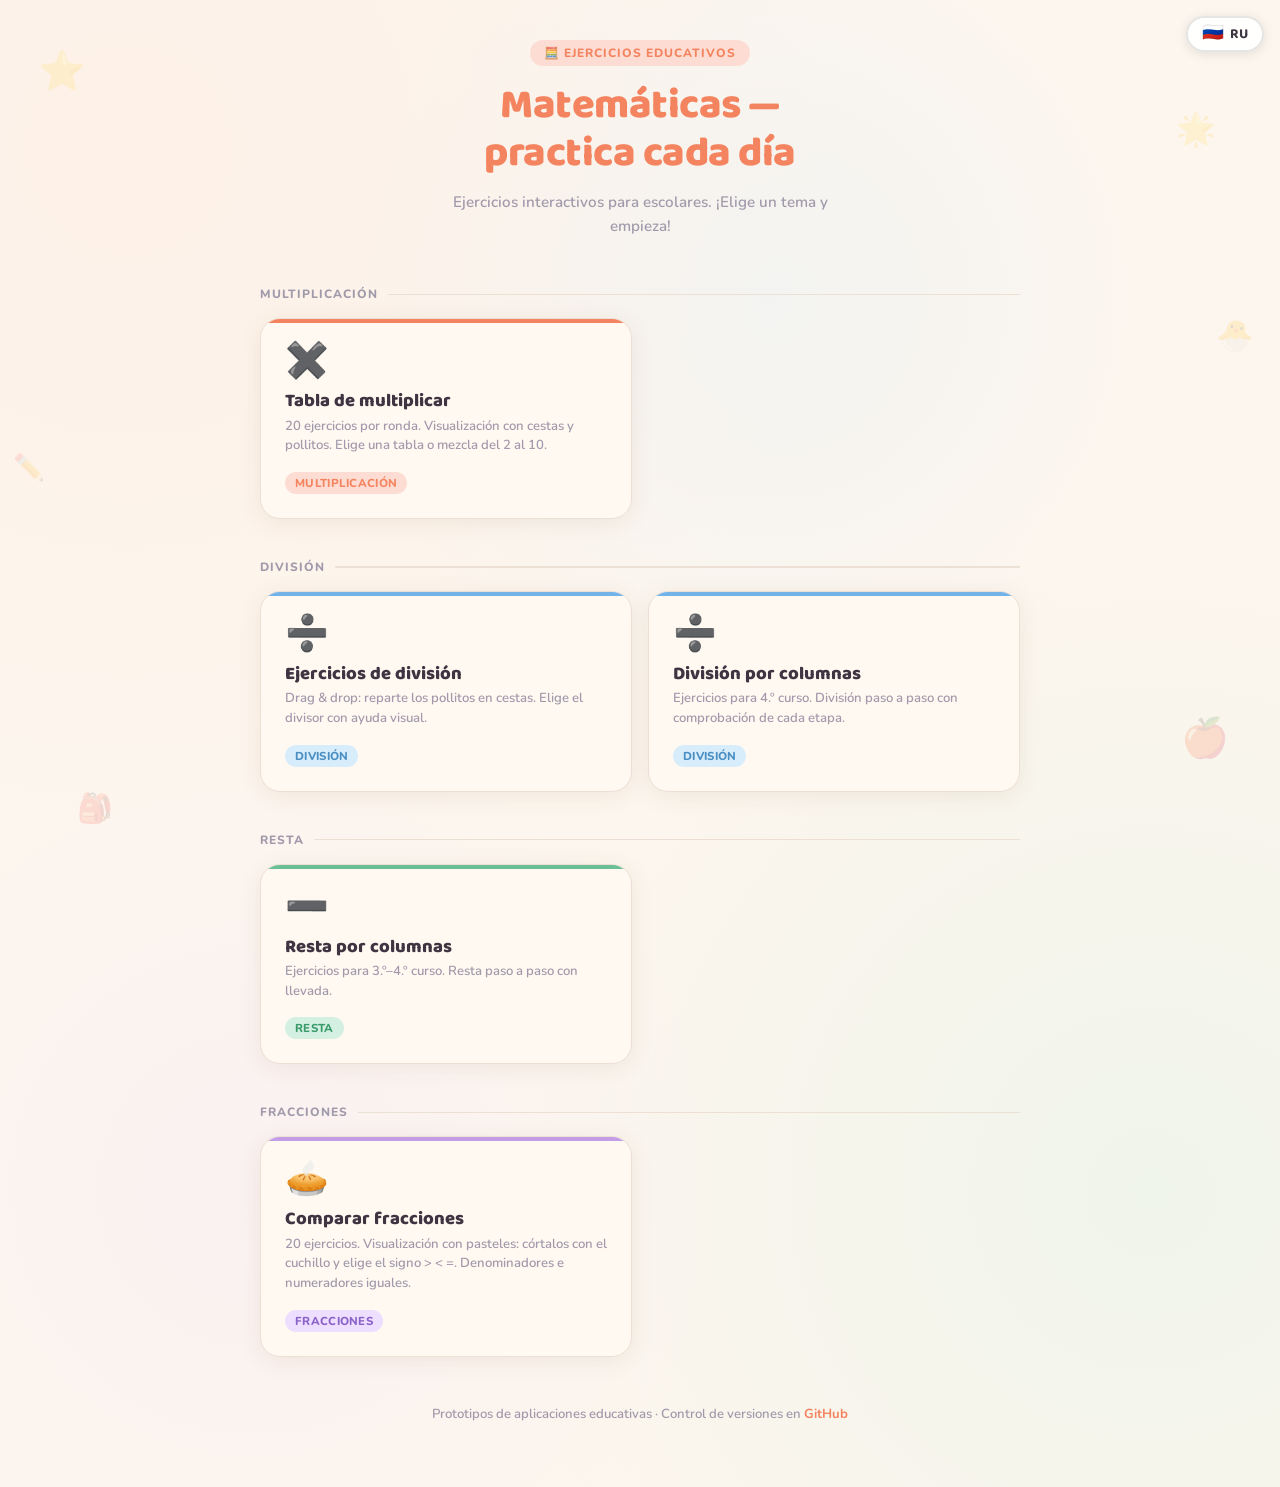
<file: index.html>
<!DOCTYPE html>
<html>
<head>
<meta charset="UTF-8">
<meta name="viewport" content="width=device-width, initial-scale=1.0">
<title></title>
<script>const PAGE_KEY = 'index';</script>
<script src="i18n/index.js" defer></script>
<link href="https://fonts.googleapis.com/css2?family=Nunito:wght@400;600;700;800;900&family=Baloo+2:wght@400;600;700;800&display=swap" rel="stylesheet">
<link rel="stylesheet" href="index.css">
  <style>
  body {
    padding: 40px 16px 64px;
    background-image:
      radial-gradient(circle at 10% 10%, #fde6da55 0%, transparent 40%),
      radial-gradient(circle at 90% 80%, #d4f0e355 0%, transparent 40%),
      radial-gradient(circle at 60% 20%, #d8edfc44 0%, transparent 30%),
      radial-gradient(circle at 20% 80%, #eedeff33 0%, transparent 30%);
  }

  .deco { opacity: 0.15; }

  .container { max-width: 760px; }

  /* ── HEADER ── */
  .header { text-align: center; margin-bottom: 48px; animation: fadeDown 0.6s ease both; }

  .header-badge {
    display: inline-block;
    background: var(--primary-light);
    color: var(--primary);
    font-size: 0.75rem;
    font-weight: 800;
    text-transform: uppercase;
    letter-spacing: 1px;
    padding: 5px 14px;
    border-radius: 99px;
    margin-bottom: 16px;
  }

  h1 {
    font-size: 2.6rem;
    color: var(--text);
    line-height: 1.15;
    margin-bottom: 12px;
  }
  h1 span { color: var(--primary); }

  .subtitle { font-weight: 600; max-width: 420px; margin: 0 auto; line-height: 1.6; }

  /* ── SECTION LABEL ── */
  .section-label {
    font-size: 0.75rem;
    font-weight: 800;
    color: var(--muted);
    text-transform: uppercase;
    letter-spacing: 1px;
    margin-bottom: 16px;
    display: flex;
    align-items: center;
    gap: 10px;
  }
  .section-label::after {
    content: '';
    flex: 1;
    height: 1.5px;
    background: var(--border);
    border-radius: 99px;
  }

  /* ── TRAINER GRID ── */
  .trainers-grid {
    display: grid;
    grid-template-columns: 1fr 1fr;
    gap: 16px;
    margin-bottom: 40px;
  }
  @media (max-width: 540px) {
    .trainers-grid { grid-template-columns: 1fr; }
    h1 { font-size: 2rem; }
  }

  /* ── TRAINER CARD ── */
  .trainer-card {
    background: var(--card);
    border: 1.5px solid var(--border);
    border-radius: var(--radius);
    box-shadow: var(--shadow);
    padding: 24px;
    text-decoration: none;
    color: inherit;
    display: flex;
    flex-direction: column;
    gap: 12px;
    transition: transform 0.2s ease, box-shadow 0.2s ease, border-color 0.2s ease;
    position: relative;
    overflow: hidden;
    animation: fadeUp 0.5s ease both;
  }
  .trainer-card::before {
    content: '';
    position: absolute;
    top: 0; left: 0; right: 0;
    height: 4px;
    border-radius: var(--radius) var(--radius) 0 0;
  }
  .trainer-card:hover { transform: translateY(-4px); box-shadow: var(--shadow-hover); }

  .card-multiply::before  { background: var(--primary); }
  .card-divide::before    { background: var(--blue); }
  .card-subtract::before  { background: var(--accent); }
  .card-fraction::before  { background: var(--purple); }

  .card-multiply:hover  { border-color: var(--primary); }
  .card-divide:hover    { border-color: var(--blue); }
  .card-subtract:hover  { border-color: var(--accent); }
  .card-fraction:hover  { border-color: var(--purple); }

  .trainer-card:nth-child(1) { animation-delay: 0.1s; }
  .trainer-card:nth-child(2) { animation-delay: 0.2s; }
  .trainer-card:nth-child(3) { animation-delay: 0.3s; }
  .trainer-card:nth-child(4) { animation-delay: 0.4s; }
  .trainer-card:nth-child(5) { animation-delay: 0.5s; }

  .card-icon  { font-size: 2.2rem; line-height: 1; }
  .card-body  { flex: 1; }
  .card-title {
    font-family: 'Baloo 2', cursive;
    font-size: 1.15rem;
    font-weight: 800;
    color: var(--text);
    margin-bottom: 4px;
    line-height: 1.2;
  }
  .card-desc { font-size: 0.82rem; font-weight: 600; color: var(--muted); line-height: 1.5; }
  .card-footer { display: flex; align-items: center; justify-content: space-between; margin-top: 4px; }
  .card-tag {
    font-size: 0.72rem;
    font-weight: 800;
    padding: 3px 10px;
    border-radius: 99px;
    text-transform: uppercase;
    letter-spacing: 0.3px;
  }
  .tag-multiply  { background: var(--primary-light); color: var(--primary); }
  .tag-divide    { background: var(--blue-light);    color: #4a8ec2; }
  .tag-subtract  { background: var(--accent-light);  color: #3a9a6a; }
  .tag-fraction  { background: var(--purple-light);  color: #8a62c8; }

  .card-version { font-size: 0.7rem; font-weight: 700; color: var(--muted); opacity: 0.7; }
  .card-arrow {
    position: absolute;
    bottom: 22px; right: 22px;
    font-size: 1rem;
    color: var(--muted);
    opacity: 0;
    transform: translateX(-6px);
    transition: opacity 0.2s, transform 0.2s;
  }
  .trainer-card:hover .card-arrow { opacity: 1; transform: translateX(0); }

  /* ── FOOTER ── */
  .footer-note {
    text-align: center;
    color: var(--muted);
    font-size: 0.82rem;
    font-weight: 600;
    padding-top: 8px;
    animation: fadeUp 0.5s ease 0.6s both;
  }
  .footer-note a { color: var(--primary); text-decoration: none; font-weight: 700; }
  .footer-note a:hover { text-decoration: underline; }
  </style>
</head>
<body>

<div class="deco">⭐</div>
<div class="deco">🌟</div>
<div class="deco">🎒</div>
<div class="deco">🍎</div>
<div class="deco">✏️</div>
<div class="deco">🐣</div>

<div class="container">

  <header class="header">
    <div class="header-badge" data-i18n="header_badge"></div>
    <h1><span data-i18n="h1_line1"></span><br><span data-i18n="h1_line2"></span></h1>
    <p class="subtitle" data-i18n="subtitle"></p>
  </header>

  <div class="section-label" data-i18n="section_multiply"></div>
  <div class="trainers-grid">

    <a class="trainer-card card-multiply" href="multiplication-trainer-main.html">
      <div class="card-icon">✖️</div>
      <div class="card-body">
        <div class="card-title" data-i18n="card_multiply_title"></div>
        <div class="card-desc" data-i18n="card_multiply_desc"></div>
      </div>
      <div class="card-footer">
        <span class="card-tag tag-multiply" data-i18n="tag_multiply"></span>
      </div>
      <span class="card-arrow">→</span>
    </a>

  </div>

  <div class="section-label" data-i18n="section_divide"></div>
  <div class="trainers-grid">

    <a class="trainer-card card-divide" href="division-trainer-main.html">
      <div class="card-icon">➗</div>
      <div class="card-body">
        <div class="card-title" data-i18n="card_divide_main_title"></div>
        <div class="card-desc" data-i18n="card_divide_main_desc"></div>
      </div>
      <div class="card-footer">
        <span class="card-tag tag-divide" data-i18n="tag_divide"></span>
      </div>
      <span class="card-arrow">→</span>
    </a>

    <a class="trainer-card card-divide" href="division-trainer_1.html">
      <div class="card-icon">➗</div>
      <div class="card-body">
        <div class="card-title" data-i18n="card_divide_col_title"></div>
        <div class="card-desc" data-i18n="card_divide_col_desc"></div>
      </div>
      <div class="card-footer">
        <span class="card-tag tag-divide" data-i18n="tag_divide"></span>
      </div>
      <span class="card-arrow">→</span>
    </a>

  </div>

  <div class="section-label" data-i18n="section_subtract"></div>
  <div class="trainers-grid">

    <a class="trainer-card card-subtract" href="subtraction-trainer_1.html">
      <div class="card-icon">➖</div>
      <div class="card-body">
        <div class="card-title" data-i18n="card_subtract_title"></div>
        <div class="card-desc" data-i18n="card_subtract_desc"></div>
      </div>
      <div class="card-footer">
        <span class="card-tag tag-subtract" data-i18n="tag_subtract"></span>
      </div>
      <span class="card-arrow">→</span>
    </a>

  </div>

  <div class="section-label" data-i18n="section_fraction"></div>
  <div class="trainers-grid">

    <a class="trainer-card card-fraction" href="fraction-comparison.html">
      <div class="card-icon">🥧</div>
      <div class="card-body">
        <div class="card-title" data-i18n="card_fraction_compare_title"></div>
        <div class="card-desc" data-i18n="card_fraction_compare_desc"></div>
      </div>
      <div class="card-footer">
        <span class="card-tag tag-fraction" data-i18n="tag_fraction"></span>
      </div>
      <span class="card-arrow">→</span>
    </a>

  </div>

  <p class="footer-note" data-i18n="footer_note"></p>

</div>
</body>
</html>
</file>
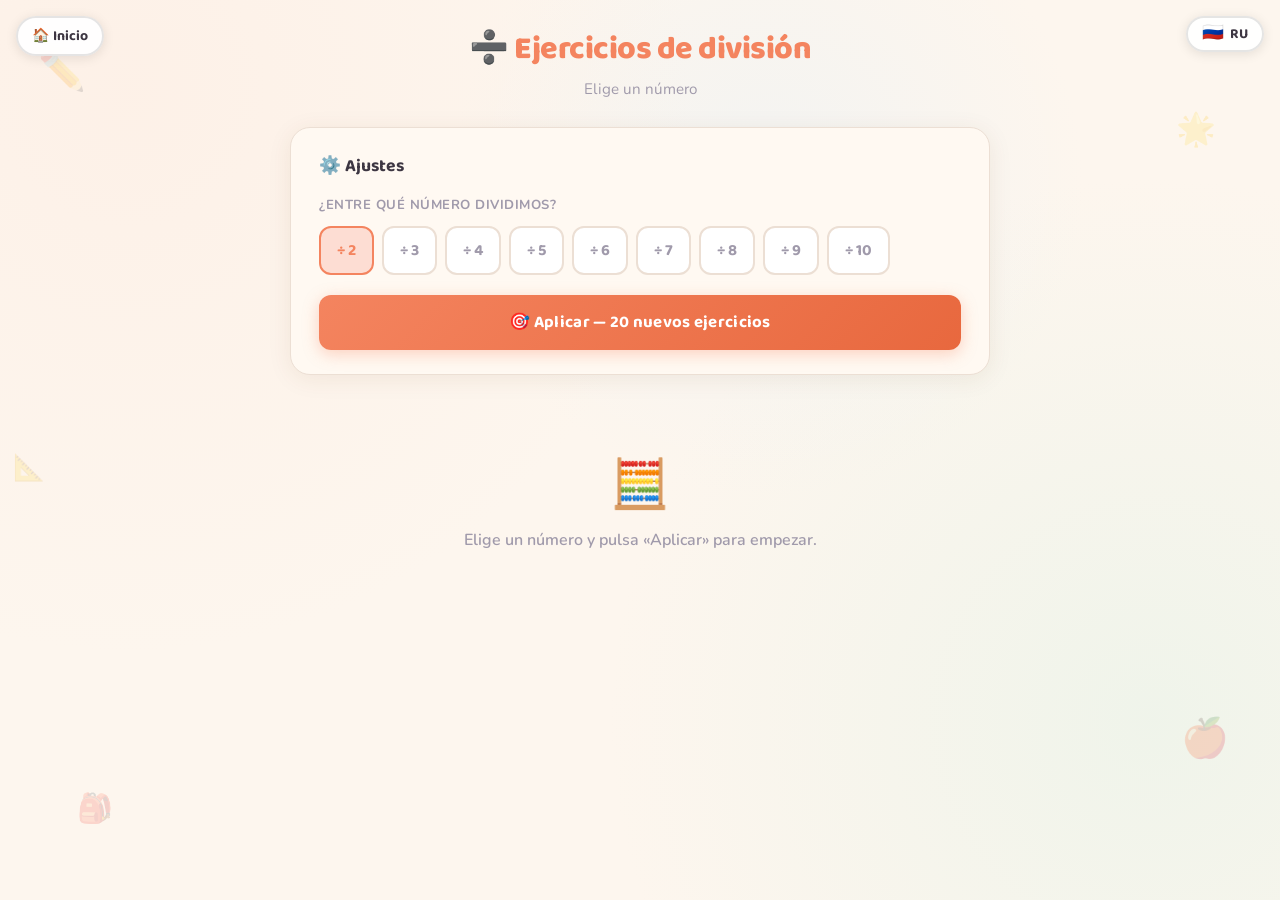
<file: division-trainer-main.html>
<!DOCTYPE html>
<html>
<head>
<meta charset="UTF-8">
<meta name="viewport" content="width=device-width, initial-scale=1.0">
<title></title>
<script>const PAGE_KEY = 'division-main';</script>
<script src="i18n/index.js" defer></script>
<link href="https://fonts.googleapis.com/css2?family=Nunito:wght@400;600;700;800;900&family=Baloo+2:wght@400;600;700;800&display=swap" rel="stylesheet">
<link rel="stylesheet" href="index.css">
  <style>
  /* ── DIVISION VISUAL (inline style) ── */
  .div-visual {
    display: flex;
    justify-content: center;
    align-items: center;
    gap: 16px;
    margin-bottom: 28px;
  }
  .div-num {
    font-family: 'Baloo 2', cursive;
    font-size: 3.2rem;
    font-weight: 800;
    line-height: 1;
  }
  .div-num.dividend { color: var(--text); }
  .div-num.divisor  { color: var(--primary); }
  .div-sign, .equals-sign {
    font-family: 'Baloo 2', cursive;
    font-size: 2.8rem;
    font-weight: 800;
    color: var(--muted);
    line-height: 1;
  }

  /* ── PASTURE ── */
  .pasture-section {
    background: var(--accent-light);
    border: 2px solid var(--accent);
    border-radius: var(--radius);
    padding: 12px 16px 14px;
    margin-bottom: 16px;
    transition: border-color 0.15s, background 0.15s;
  }
  .pasture-section.drag-over { border-color: var(--correct); background: #b8e4cc; }
  .pasture-label {
    font-size: 0.75rem;
    font-weight: 800;
    color: #2e7a52;
    text-transform: uppercase;
    letter-spacing: 0.5px;
    margin-bottom: 10px;
    text-align: center;
  }
  .pasture-chicks {
    display: flex;
    flex-wrap: wrap;
    justify-content: center;
    gap: 4px;
    min-height: 36px;
  }

  /* ── INSIGHT BLOCK ── */
  .insight-block {
    margin-top: 16px;
    padding: 14px 20px;
    background: var(--blue-light);
    border: 2px solid var(--blue);
    border-radius: var(--radius-sm);
    text-align: center;
  }
  .insight-label {
    font-size: 0.7rem;
    font-weight: 800;
    text-transform: uppercase;
    letter-spacing: 0.6px;
    color: var(--blue);
    margin-bottom: 6px;
  }
  .insight-formula {
    font-family: 'Baloo 2', cursive;
    font-size: 1.2rem;
    font-weight: 800;
    color: var(--text);
    line-height: 1.7;
  }
  .insight-formula .div-part { color: var(--correct); }
  .insight-formula .mul-part { color: var(--primary); }
  </style>
</head>
<body>

<div class="deco">✏️</div>
<div class="deco">🌟</div>
<div class="deco">🎒</div>
<div class="deco">🍎</div>
<div class="deco">📐</div>

<div class="confetti-container" id="confettiContainer"></div>

<div class="container">
  <h1 data-i18n="h1"></h1>
  <p class="subtitle" data-i18n="subtitle"></p>

  <div class="settings-card">
    <div class="settings-title" data-i18n="settings_title"></div>
    <span class="table-label" data-i18n="table_label"></span>
    <div class="table-buttons">
      <button class="table-btn active" data-val="2"  onclick="selectTable(this)" data-i18n="table_btn_2"></button>
      <button class="table-btn"        data-val="3"  onclick="selectTable(this)" data-i18n="table_btn_3"></button>
      <button class="table-btn"        data-val="4"  onclick="selectTable(this)" data-i18n="table_btn_4"></button>
      <button class="table-btn"        data-val="5"  onclick="selectTable(this)" data-i18n="table_btn_5"></button>
      <button class="table-btn"        data-val="6"  onclick="selectTable(this)" data-i18n="table_btn_6"></button>
      <button class="table-btn"        data-val="7"  onclick="selectTable(this)" data-i18n="table_btn_7"></button>
      <button class="table-btn"        data-val="8"  onclick="selectTable(this)" data-i18n="table_btn_8"></button>
      <button class="table-btn"        data-val="9"  onclick="selectTable(this)" data-i18n="table_btn_9"></button>
      <button class="table-btn"        data-val="10" onclick="selectTable(this)" data-i18n="table_btn_10"></button>
    </div>
    <button class="apply-btn" onclick="applySettings()" data-i18n="apply_btn"></button>
  </div>

  <div class="progress-section" id="progressSection" style="display:none">
    <div class="progress-header">
      <span data-i18n="progress_label"></span>
      <span class="progress-counter" id="progressCounter">0 / 20</span>
    </div>
    <div class="progress-bar-track" id="progressBar"></div>
    <div class="progress-legend">
      <span><span class="legend-dot" style="background:var(--correct)"></span><span data-i18n="progress_correct"></span>: <span id="correctCount">0</span></span>
      <span><span class="legend-dot" style="background:var(--wrong)"></span><span data-i18n="progress_wrong"></span>: <span id="wrongCount">0</span></span>
    </div>
  </div>

  <div id="exampleArea">
    <div class="empty-state">
      <div class="emoji">🧮</div>
      <p data-i18n="empty_state_text"></p>
    </div>
  </div>

  <div class="nav-buttons" id="navButtons" style="display:none">
    <button class="nav-btn" id="prevBtn" onclick="navigate(-1)" disabled data-i18n="nav_prev"></button>
    <button class="nav-btn" id="nextBtn" onclick="navigate(1)" data-i18n="nav_next"></button>
  </div>
</div>

<script>
  const TOTAL        = 20;
  const MAX_ATTEMPTS = 5;

  let selectedDivisor = 2;
  let examples     = [];
  let currentIndex = 0;
  let results      = []; // null | 'correct' | 'wrong'
  let attempts     = []; // wrong attempt count per example

  
  function selectTable(btn) {
    document.querySelectorAll('.table-btn').forEach(b => b.classList.remove('active'));
    btn.classList.add('active');
    selectedDivisor = parseInt(btn.dataset.val);
  }

  /* ── GENERATE ──
     divisor  = selectedDivisor (fixed, shown as divisor)
     quotient = 1–10  →  dividend = quotient × divisor
     Duplicate pool (2×10 = 20), shuffle
  */
  function generateExamples() {
    const d = selectedDivisor;
    const pool = [];
    for (let pass = 0; pass < 2; pass++)
      for (let q = 1; q <= 10; q++)
        pool.push({ quotient: q, divisor: d, dividend: q * d });
    // Fisher-Yates
    for (let i = pool.length - 1; i > 0; i--) {
      const j = Math.floor(Math.random() * (i + 1));
      [pool[i], pool[j]] = [pool[j], pool[i]];
    }
    return pool.slice(0, TOTAL);
  }

  function applySettings() {
    examples     = generateExamples();
    results      = new Array(TOTAL).fill(null);
    attempts     = new Array(TOTAL).fill(0);
    currentIndex = 0;
    document.getElementById('progressSection').style.display = 'block';
    document.getElementById('navButtons').style.display      = 'flex';
    renderProgress();
    renderCard();
  }

  
  function renderProgress() {
    const track = document.getElementById('progressBar');
    track.innerHTML = '';
    let correct = 0, wrong = 0;
    results.forEach(r => {
      const seg = document.createElement('div');
      seg.className = 'progress-segment';
      if (r === 'correct') { seg.classList.add('correct'); correct++; }
      else if (r === 'wrong') { seg.classList.add('wrong'); wrong++; }
      track.appendChild(seg);
    });
    const answered = results.filter(r => r !== null).length;
    document.getElementById('progressCounter').textContent = `${answered} / ${TOTAL}`;
    document.getElementById('correctCount').textContent    = correct;
    document.getElementById('wrongCount').textContent      = wrong;
  }

  /* ── ATTEMPT PIPS ── */
  function buildAttemptPips(idx, resultVal) {
    const used = attempts[idx];
    let html = '';
    for (let i = 0; i < MAX_ATTEMPTS; i++) {
      let cls = 'attempt-pip';
      if (resultVal === 'correct' && i === 0) cls += ' correct';
      else if (i < used) cls += ' used';
      html += `<div class="${cls}"></div>`;
    }
    return `<div class="attempts-row">${t('attempts_label')}: <div class="attempt-pips">${html}</div></div>`;
  }

  /* ── STATIC BASKETS (after answer) ── */
  function buildStaticBaskets(ex) {
    const { divisor, quotient, dividend } = ex;
    if (dividend > 100) return '';
    const bWord = divisor === 1 ? t('basket_label_one', { count: divisor }) : divisor < 5 ? t('basket_label_few', { count: divisor }) : t('basket_label_many', { count: divisor });
    let html = `<div class="basket-section">
      <div class="basket-label">${bWord}</div>
      <div class="basket-groups">`;
    for (let g = 0; g < divisor; g++) {
      html += `<div class="basket-group"><span class="basket-group-num">${g + 1}</span>`;
      for (let c = 0; c < quotient; c++) {
        const delay = (g * quotient + c) * 50;
        html += `<span class="chick static" style="animation-delay:${delay}ms">🐣</span>`;
      }
      html += `</div>`;
    }
    html += `</div></div>`;
    return html;
  }

  /* ── DRAG & DROP ZONES (before answer) ── */
  function buildDragZones(ex) {
    const { divisor, dividend } = ex;
    if (dividend > 100) return '';
    const bWord = divisor === 1 ? t('basket_label_one', { count: divisor }) : divisor < 5 ? t('basket_label_few', { count: divisor }) : t('basket_label_many', { count: divisor });

    let chickHTML = '';
    for (let i = 0; i < dividend; i++)
      chickHTML += `<span class="chick" draggable="true" data-id="${i}">🐣</span>`;

    let basketHTML = '';
    for (let g = 0; g < divisor; g++)
      basketHTML += `<div class="basket-group drop-target" data-basket="${g}">
        <span class="basket-group-num">${g + 1}</span>
      </div>`;

    return `
      <div class="pasture-section drop-target" id="pastureZone">
        <div class="pasture-label">${t('pasture_label', { count: dividend })}</div>
        <div class="pasture-chicks" id="pastureChicks">${chickHTML}</div>
      </div>
      <div class="basket-section">
        <div class="basket-label">${bWord}</div>
        <div class="basket-groups" id="basketGroups">${basketHTML}</div>
      </div>`;
  }

  /* ── DRAG & DROP LOGIC ── */
  function initDragDrop(ex) {
    if (ex.dividend > 100) return;

    let draggedChick = null;
    const card = document.getElementById('exampleCard');

    // Delegate dragstart to the card — works for chicks anywhere (pasture or baskets)
    card.addEventListener('dragstart', e => {
      const chick = e.target.closest('.chick');
      if (!chick) return;
      draggedChick = chick;
      e.dataTransfer.effectAllowed = 'move';
      requestAnimationFrame(() => draggedChick && draggedChick.classList.add('dragging'));
    });

    card.addEventListener('dragend', () => {
      if (draggedChick) draggedChick.classList.remove('dragging');
      draggedChick = null;
      card.querySelectorAll('.drag-over').forEach(el => el.classList.remove('drag-over'));
    });

    // Helper: register any element as a drop zone
    function makeDropZone(el, getContainer) {
      el.addEventListener('dragover',  e => { e.preventDefault(); el.classList.add('drag-over'); });
      el.addEventListener('dragleave', e => {
        // Only remove if leaving to outside this element
        if (!el.contains(e.relatedTarget)) el.classList.remove('drag-over');
      });
      el.addEventListener('drop', e => {
        e.preventDefault();
        el.classList.remove('drag-over');
        if (!draggedChick) return;
        const container = getContainer(el);
        if (container && !container.contains(draggedChick)) {
          container.appendChild(draggedChick);
        }
        draggedChick.classList.remove('dragging');
        draggedChick = null;
      });
    }

    // Pasture zone → drop into #pastureChicks
    const pastureZone = document.getElementById('pastureZone');
    if (pastureZone) makeDropZone(pastureZone, () => document.getElementById('pastureChicks'));

    // Each basket → drop directly into the basket-group element
    const basketGroups = document.getElementById('basketGroups');
    if (basketGroups) {
      basketGroups.querySelectorAll('.basket-group').forEach(b => makeDropZone(b, el => el));
    }
  }

  /* ── RENDER CARD ── */
  function renderCard() {
    const ex     = examples[currentIndex];
    const result = results[currentIndex];
    const att    = attempts[currentIndex];
    const done   = result !== null;

    const disabled   = done ? 'disabled' : '';
    const inputClass = result === 'correct' ? 'input-correct' : (done ? 'input-wrong' : '');

    let badge = '';
    if (result === 'correct') badge = `<div class="card-badge correct-badge">✅</div>`;
    else if (result === 'wrong') badge = `<div class="card-badge wrong-badge">❌</div>`;

    let feedbackText = '', feedbackClass = '';
    if (result === 'correct') {
      feedbackText = t('feedback_correct');
      feedbackClass = 'correct';
    } else if (result === 'wrong') {
      feedbackText = t('feedback_wrong_reveal', { answer: ex.quotient });
      feedbackClass = 'wrong';
    } else if (att > 0) {
      feedbackText = t('feedback_attempts_left', { left: MAX_ATTEMPTS - att });
      feedbackClass = 'wrong';
    }

    const insightHTML = done ? `
      <div class="insight-block">
        <div class="insight-label">${t('insight_label')}</div>
        <div class="insight-formula">
          <span class="div-part">${t('insight_division', { dividend: ex.dividend, divisor: ex.divisor, quotient: ex.quotient })}</span><br>
          <span class="mul-part">${t('insight_multiplication', { quotient: ex.quotient, divisor: ex.divisor, dividend: ex.dividend })}</span>
        </div>
      </div>` : '';

    const visualHTML = done ? buildStaticBaskets(ex) : buildDragZones(ex);

    document.getElementById('exampleArea').innerHTML = `
      <div class="example-card" id="exampleCard">
        ${badge}
        <div class="example-num">${t('example_counter', { current: currentIndex + 1, total: TOTAL })}</div>

        <div class="div-visual">
          <div class="div-num dividend">${ex.dividend}</div>
          <div class="div-sign">÷</div>
          <div class="div-num divisor">${ex.divisor}</div>
          <div class="equals-sign">=</div>
        </div>

        ${visualHTML}
        ${buildAttemptPips(currentIndex, result)}

        <div class="input-area">
          <div class="input-group">
            <span class="input-label">${t('input_label')}</span>
            <input type="number" class="answer-input ${inputClass}" id="inputAns"
              placeholder="?" value="${done ? ex.quotient : ''}" ${disabled} min="0" max="999">
          </div>
        </div>

        <button class="check-btn" onclick="checkAnswer()" ${disabled}>${t('check_btn')}</button>

        <div class="feedback ${feedbackClass}">${feedbackText}</div>
        ${insightHTML}
      </div>`;

    if (!done) {
      const inp = document.getElementById('inputAns');
      inp.addEventListener('keydown', e => { if (e.key === 'Enter') checkAnswer(); });
      inp.focus();
      initDragDrop(ex);
    }

    updateNavBtns();
  }

  /* ── CHECK ANSWER ── */
  function checkAnswer() {
    const ex  = examples[currentIndex];
    const idx = currentIndex;
    if (results[idx] !== null) return;

    const inp = document.getElementById('inputAns');
    const val = parseInt(inp.value);
    if (isNaN(val) || inp.value === '') { inp.focus(); return; }

    const card = document.getElementById('exampleCard');

    if (val === ex.quotient) {
      results[idx] = 'correct';
      renderProgress();
      card.classList.add('glow-correct');
      launchConfetti();
      showEmoji('🎉');
      setTimeout(() => renderCard(), 700);
    } else {
      attempts[idx]++;
      card.classList.add('shake');
      setTimeout(() => card.classList.remove('shake'), 450);

      if (attempts[idx] >= MAX_ATTEMPTS) {
        results[idx] = 'wrong';
        renderProgress();
        showEmoji('😢');
        setTimeout(() => renderCard(), 700);
      } else {
        showEmoji('😟');
        const fb = document.querySelector('.feedback');
        if (fb) { fb.className = 'feedback wrong'; fb.textContent = t('feedback_attempts_left', { left: MAX_ATTEMPTS - attempts[idx] }); }
        const pipsRow = document.querySelector('.attempts-row');
        if (pipsRow) pipsRow.outerHTML = buildAttemptPips(idx, null);
        inp.value = '';
        inp.classList.add('input-wrong');
        setTimeout(() => { inp.classList.remove('input-wrong'); inp.focus(); }, 500);
      }
    }
  }

  /* ── NAVIGATION ── */
  function navigate(dir) {
    const next = currentIndex + dir;
    if (next < 0 || next >= examples.length) return;
    currentIndex = next;
    renderCard();
  }

  function updateNavBtns() {
    document.getElementById('prevBtn').disabled = currentIndex === 0;
    document.getElementById('nextBtn').disabled = currentIndex === examples.length - 1;
  }

  /* ── CONFETTI & EMOJI ── */
  const CONFETTI_COLORS = ['#f4845f','#6bbf94','#74b3e8','#f9d56e','#c49de8','#f47c7c'];

  function launchConfetti() {
    const c = document.getElementById('confettiContainer');
    for (let i = 0; i < 60; i++) {
      const p = document.createElement('div');
      p.className = 'confetti-piece';
      p.style.left             = Math.random() * 100 + 'vw';
      p.style.top              = '-20px';
      p.style.background       = CONFETTI_COLORS[Math.floor(Math.random() * CONFETTI_COLORS.length)];
      p.style.width            = (8 + Math.random() * 8) + 'px';
      p.style.height           = (8 + Math.random() * 8) + 'px';
      p.style.borderRadius     = Math.random() > 0.5 ? '50%' : '2px';
      p.style.animationDuration = (1.5 + Math.random() * 2) + 's';
      p.style.animationDelay   = (Math.random() * 0.5) + 's';
      c.appendChild(p);
      p.addEventListener('animationend', () => p.remove());
    }
  }

  function showEmoji(emoji) {
    const el = document.createElement('div');
    el.className   = 'emoji-burst';
    el.textContent = emoji;
    document.body.appendChild(el);
    el.addEventListener('animationend', () => el.remove());
  }
</script>
</body>
</html>
</file>
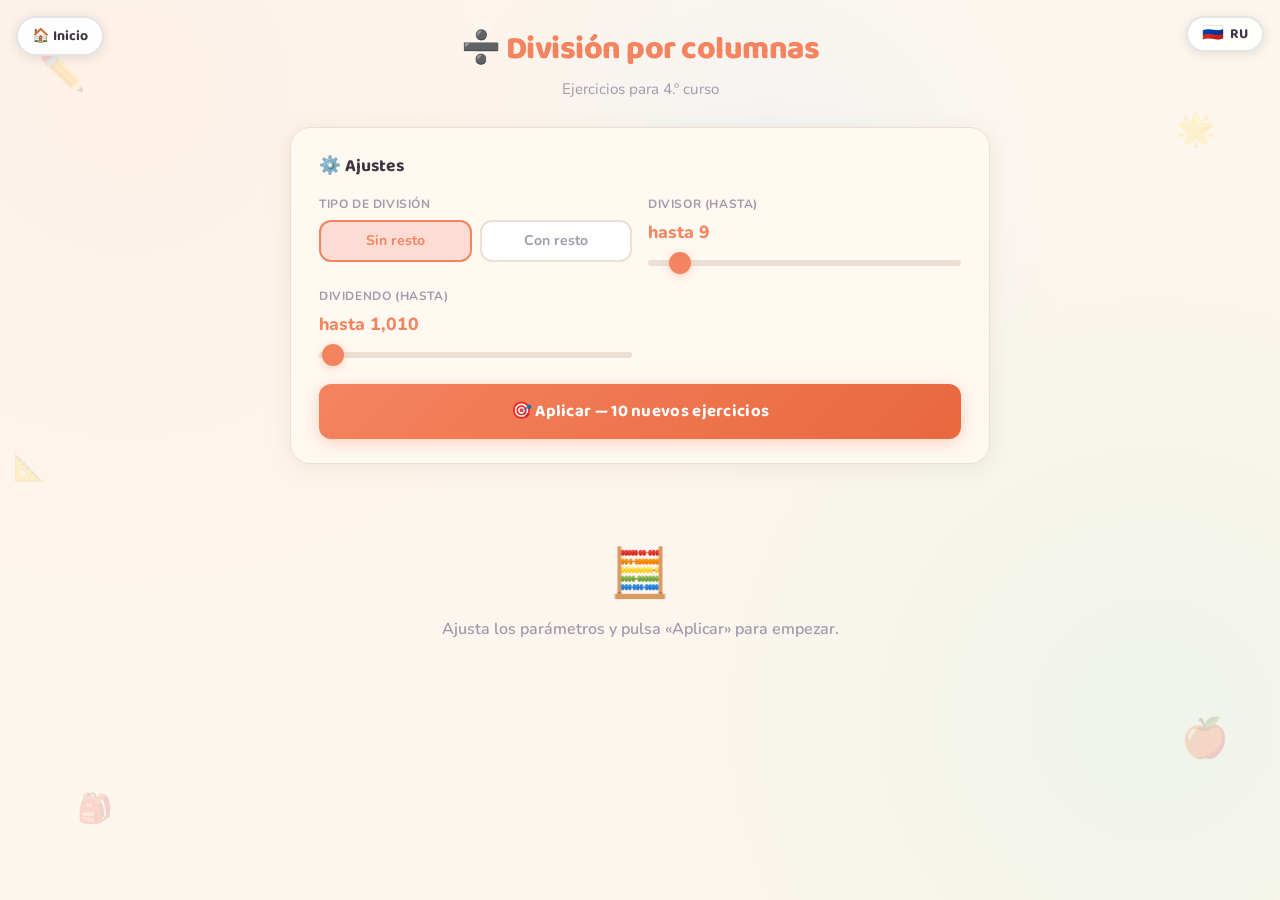
<file: division-trainer_1.html>
<!DOCTYPE html>
<html>
<head>
<meta charset="UTF-8">
<meta name="viewport" content="width=device-width, initial-scale=1.0">
<title></title>
<script>const PAGE_KEY = 'division-col';</script>
<script src="i18n/index.js" defer></script>
<link href="https://fonts.googleapis.com/css2?family=Nunito:wght@400;600;700;800;900&family=Baloo+2:wght@400;600;700;800&display=swap" rel="stylesheet">
<link rel="stylesheet" href="index.css">
  <style>
  /* ── DIVISION LABELED VISUAL ── */
  .division-visual {
    display: flex;
    justify-content: center;
    align-items: flex-start;
    margin-bottom: 28px;
  }
  .division-labeled { display: flex; align-items: flex-end; gap: 4px; }
  .dl-item { display: flex; flex-direction: column; align-items: center; gap: 6px; }
  .dl-number {
    font-family: 'Baloo 2', cursive;
    font-size: clamp(2rem, 6vw, 3rem);
    font-weight: 800;
    line-height: 1;
  }
  .dl-label {
    font-size: 0.7rem;
    font-weight: 700;
    text-transform: uppercase;
    letter-spacing: 0.5px;
    color: var(--muted);
  }
  .dividend-num { color: var(--text); }
  .divisor-num  { color: var(--primary); }
  .answer-num   { color: var(--blue); }
  .div-sign {
    font-family: 'Baloo 2', cursive;
    font-size: clamp(1.8rem, 5vw, 2.6rem);
    font-weight: 800;
    color: var(--muted);
    padding: 0 6px 24px;
    line-height: 1;
  }

  @media (max-width: 500px) {
    .settings-grid { grid-template-columns: 1fr; }
  }
  </style>
</head>
<body>

<!-- Decorative floating elements -->
<div class="deco">✏️</div>
<div class="deco">🌟</div>
<div class="deco">🎒</div>
<div class="deco">🍎</div>
<div class="deco">📐</div>

<div class="confetti-container" id="confettiContainer"></div>

<div class="container">
  <h1 data-i18n="h1"></h1>
  <p class="subtitle" data-i18n="subtitle"></p>

  <!-- SETTINGS -->
  <div class="settings-card">
    <div class="settings-title" data-i18n="settings_title"></div>
    <div class="settings-grid">
      <div class="setting-group">
        <label data-i18n="mode_label"></label>
        <div class="mode-toggle">
          <button class="mode-btn active" id="modeNoRemainder" onclick="setMode('noRemainder')" data-i18n="mode_no_remainder"></button>
          <button class="mode-btn" id="modeRemainder" onclick="setMode('remainder')" data-i18n="mode_remainder"></button>
        </div>
      </div>

      <div class="setting-group">
        <label data-i18n="divisor_label"></label>
        <div class="range-display" id="divisorDisplay"></div>
        <div class="range-wrap">
          <input type="range" id="divisorRange" min="2" max="100" value="9"
            oninput="updateRangeDisplay('divisorDisplay', 'divisor_display', this.value)">
        </div>
      </div>

      <div class="setting-group">
        <label data-i18n="dividend_label"></label>
        <div class="range-display" id="dividendDisplay"></div>
        <div class="range-wrap">
          <input type="range" id="dividendRange" min="10" max="100000" value="999" step="100"
            oninput="updateRangeDisplay('dividendDisplay', 'dividend_display', +this.value)">
        </div>
      </div>
    </div>
    <button class="apply-btn" onclick="applySettings()" data-i18n="apply_btn"></button>
  </div>

  <!-- PROGRESS BAR -->
  <div class="progress-section" id="progressSection" style="display:none">
    <div class="progress-header">
      <span data-i18n="progress_label"></span>
      <span class="progress-counter" id="progressCounter">0 / 10</span>
    </div>
    <div class="progress-bar-track" id="progressBar"></div>
    <div class="progress-legend">
      <span><span class="legend-dot" style="background:var(--correct)"></span><span data-i18n="progress_correct"></span>: <span id="correctCount">0</span></span>
      <span><span class="legend-dot" style="background:var(--wrong)"></span><span data-i18n="progress_wrong"></span>: <span id="wrongCount">0</span></span>
    </div>
  </div>

  <!-- EXAMPLE CARD -->
  <div id="exampleArea">
    <div class="empty-state">
      <div class="emoji">🧮</div>
      <p data-i18n="empty_state_text"></p>
    </div>
  </div>

  <!-- NAV BUTTONS -->
  <div class="nav-buttons" id="navButtons" style="display:none">
    <button class="nav-btn" id="prevBtn" onclick="navigate(-1)" disabled data-i18n="nav_prev"></button>
    <button class="nav-btn" id="nextBtn" onclick="navigate(1)" data-i18n="nav_next"></button>
  </div>
</div>

<script>
  let mode = 'noRemainder';
  let examples = [];
  let currentIndex = 0;
  let results = [];
  let attempts = [];

  function updateRangeDisplay(elId, key, value) {
    document.getElementById(elId).textContent = t(key, { value: (+value).toLocaleString() });
  }

  document.addEventListener('i18n:ready', () => {
    updateRangeDisplay('divisorDisplay', 'divisor_display', document.getElementById('divisorRange').value);
    updateRangeDisplay('dividendDisplay', 'dividend_display', document.getElementById('dividendRange').value);
  });

  function setMode(m) {
    mode = m;
    document.getElementById('modeNoRemainder').classList.toggle('active', m === 'noRemainder');
    document.getElementById('modeRemainder').classList.toggle('active', m === 'remainder');
  }

  function randInt(min, max) {
    return Math.floor(Math.random() * (max - min + 1)) + min;
  }

  function generateExamples() {
    const maxDivisor = parseInt(document.getElementById('divisorRange').value);
    const maxDividend = parseInt(document.getElementById('dividendRange').value);
    const arr = [];

    for (let i = 0; i < 10; i++) {
      let dividend, divisor, quotient, remainder;
      divisor = randInt(2, maxDivisor);

      if (mode === 'noRemainder') {
        // Generate quotient, compute exact dividend
        const maxQ = Math.floor(maxDividend / divisor);
        quotient = randInt(Math.max(2, Math.floor(10 / divisor)), Math.max(3, maxQ));
        dividend = divisor * quotient;
        remainder = 0;
      } else {
        // With remainder: dividend not divisible by divisor
        let tries = 0;
        do {
          dividend = randInt(10, maxDividend);
          tries++;
        } while (dividend % divisor === 0 && tries < 50);
        quotient = Math.floor(dividend / divisor);
        remainder = dividend % divisor;
      }

      arr.push({ dividend, divisor, quotient, remainder });
    }
    return arr;
  }

  function applySettings() {
    examples = generateExamples();
    results = new Array(10).fill(null);
    attempts = new Array(10).fill(0);
    currentIndex = 0;
    document.getElementById('progressSection').style.display = 'block';
    document.getElementById('navButtons').style.display = 'flex';
    renderProgress();
    renderCard();
  }

  function renderProgress() {
    const track = document.getElementById('progressBar');
    track.innerHTML = '';
    let correct = 0, wrong = 0;
    results.forEach((r, i) => {
      const seg = document.createElement('div');
      seg.className = 'progress-segment';
      if (r === 'correct') { seg.classList.add('correct'); correct++; }
      else if (r === 'wrong') { seg.classList.add('wrong'); wrong++; }
      track.appendChild(seg);
    });
    const answered = results.filter(r => r !== null).length;
    document.getElementById('progressCounter').textContent = `${answered} / 10`;
    document.getElementById('correctCount').textContent = correct;
    document.getElementById('wrongCount').textContent = wrong;
  }

  function renderCard() {
    const ex = examples[currentIndex];
    const result = results[currentIndex];
    const att = attempts[currentIndex]; // wrong attempts so far
    const MAX_ATTEMPTS = 5;
    const finallyRevealed = result === 'wrong'; // locked after 5th wrong

    const locked = result === 'correct' || result === 'wrong';
    const disabled = locked ? 'disabled' : '';

    // Input classes
    const quotClass = result === 'correct' ? 'input-correct' : result === 'wrong' ? 'input-wrong' : '';

    // Badge
    let badge = '';
    if (result === 'correct') badge = `<div class="card-badge correct-badge">✅</div>`;
    else if (result === 'wrong') badge = `<div class="card-badge wrong-badge">❌</div>`;

    // Feedback message
    let feedbackText = '';
    let feedbackClass = '';
    if (result === 'correct') {
      feedbackText = t('feedback_correct');
      feedbackClass = 'correct';
    } else if (result === 'wrong') {
      feedbackText = mode === 'remainder'
        ? t('feedback_wrong_reveal_remainder', { quotient: ex.quotient, remainder: ex.remainder })
        : t('feedback_wrong_reveal', { quotient: ex.quotient });
      feedbackClass = 'wrong';
    } else if (att > 0) {
      const left = MAX_ATTEMPTS - att;
      feedbackText = left > 0 ? t('feedback_attempts_left', { left }) : '';
      feedbackClass = 'wrong';
    }

    // Input values: show correct answer only when finally revealed
    const quotVal = result !== null ? ex.quotient : '';
    const remVal  = result !== null ? ex.remainder : '';

    let inputsHTML = '';
    if (mode === 'remainder') {
      inputsHTML = `
        <div class="input-group">
          <span class="input-label">${t('input_label_quotient')}</span>
          <input type="number" class="answer-input ${quotClass}" id="inputQuot"
            placeholder="?" value="${quotVal}" ${disabled} min="0">
        </div>
        <div style="font-family:'Baloo 2',cursive;font-size:2rem;font-weight:800;color:var(--muted);align-self:flex-end;padding-bottom:10px">${t('remainder_separator')}</div>
        <div class="input-group">
          <span class="input-label">${t('input_label_remainder')}</span>
          <input type="number" class="answer-input ${quotClass}" id="inputRem"
            placeholder="?" value="${remVal}" ${disabled} min="0">
        </div>`;
    } else {
      inputsHTML = `
        <div class="input-group">
          <span class="input-label">${t('input_label_quotient')}</span>
          <input type="number" class="answer-input ${quotClass}" id="inputQuot"
            placeholder="?" value="${quotVal}" ${disabled} min="0">
        </div>`;
    }

    // Attempt dots (show only while unsolved)
    let dotsHTML = '';
    if (!locked) {
      dotsHTML = '<div class="attempt-dots">';
      for (let i = 0; i < MAX_ATTEMPTS; i++) {
        dotsHTML += `<span class="attempt-dot ${i < att ? 'used' : ''}"></span>`;
      }
      dotsHTML += '</div>';
    }

    const area = document.getElementById('exampleArea');
    area.innerHTML = `
      <div class="example-card" id="exampleCard">
        ${badge}
        <div class="example-num">${t('example_counter', { current: currentIndex + 1, total: 10 })}</div>

        <div class="division-visual">
          <div class="division-labeled">
            <div class="dl-item">
              <div class="dl-number dividend-num">${ex.dividend}</div>
              <div class="dl-label">${t('division_label_dividend')}</div>
            </div>
            <div class="div-sign">÷</div>
            <div class="dl-item">
              <div class="dl-number divisor-num">${ex.divisor}</div>
              <div class="dl-label">${t('division_label_divisor')}</div>
            </div>
            <div class="div-sign">=</div>
            <div class="dl-item">
              <div class="dl-number answer-num">?</div>
              <div class="dl-label">${t('division_label_quotient')}</div>
            </div>
          </div>
        </div>

        <div class="input-area">${inputsHTML}</div>
        ${dotsHTML}
        <button class="check-btn" id="checkBtn" onclick="checkAnswer()" ${disabled}>
          ${t('check_btn')}
        </button>
        <div class="feedback ${feedbackClass}" id="feedback">${feedbackText}</div>
      </div>`;

    if (!locked) {
      const inputs = document.querySelectorAll('.answer-input');
      inputs.forEach(inp => {
        inp.addEventListener('keydown', e => { if (e.key === 'Enter') checkAnswer(); });
      });
      if (inputs.length > 0) inputs[0].focus();
    }

    updateNavBtns();
  }

  function checkAnswer() {
    if (results[currentIndex] !== null) return;
    const ex = examples[currentIndex];
    const MAX_ATTEMPTS = 5;

    const quotInput = document.getElementById('inputQuot');
    const quot = parseInt(quotInput.value);

    let correct;
    if (mode === 'remainder') {
      const remInput = document.getElementById('inputRem');
      const rem = parseInt(remInput.value);
      correct = quot === ex.quotient && rem === ex.remainder;
    } else {
      correct = quot === ex.quotient;
    }

    const card = document.getElementById('exampleCard');

    if (correct) {
      results[currentIndex] = 'correct';
      renderProgress();
      card.classList.add('glow-correct');
      launchConfetti();
      showEmoji('🎉');
      setTimeout(() => renderCard(), 700);
    } else {
      attempts[currentIndex]++;
      const att = attempts[currentIndex];
      card.classList.add('shake');
      setTimeout(() => card.classList.remove('shake'), 450);

      if (att >= MAX_ATTEMPTS) {
        // 5th wrong — lock and reveal
        results[currentIndex] = 'wrong';
        renderProgress();
        showEmoji('😢');
        setTimeout(() => renderCard(), 700);
      } else {
        // Show feedback inline without re-rendering the whole card
        showEmoji('😟');
        const left = MAX_ATTEMPTS - att;
        const fb = document.getElementById('feedback');
        fb.textContent = t('feedback_attempts_left', { left });
        fb.className = 'feedback wrong';
        // update dots
        const dots = document.querySelectorAll('.attempt-dot');
        dots.forEach((d, i) => { if (i < att) d.classList.add('used'); });
        // clear inputs for retry
        quotInput.value = '';
        quotInput.focus();
        if (mode === 'remainder') {
          const remInput = document.getElementById('inputRem');
          if (remInput) remInput.value = '';
        }
      }
    }
  }

  function navigate(dir) {
    const next = currentIndex + dir;
    if (next < 0 || next >= 10) return;
    currentIndex = next;
    renderCard();
  }

  function updateNavBtns() {
    document.getElementById('prevBtn').disabled = currentIndex === 0;
    document.getElementById('nextBtn').disabled = currentIndex === 9;
  }

  
  const CONFETTI_COLORS = ['#f4845f','#6bbf94','#74b3e8','#f9d56e','#c49de8','#f47c7c'];

  function launchConfetti() {
    const container = document.getElementById('confettiContainer');
    for (let i = 0; i < 60; i++) {
      const piece = document.createElement('div');
      piece.className = 'confetti-piece';
      piece.style.left = Math.random() * 100 + 'vw';
      piece.style.top = '-20px';
      piece.style.background = CONFETTI_COLORS[Math.floor(Math.random() * CONFETTI_COLORS.length)];
      piece.style.width = (8 + Math.random() * 8) + 'px';
      piece.style.height = (8 + Math.random() * 8) + 'px';
      piece.style.borderRadius = Math.random() > 0.5 ? '50%' : '2px';
      piece.style.animationDuration = (1.5 + Math.random() * 2) + 's';
      piece.style.animationDelay = (Math.random() * 0.5) + 's';
      container.appendChild(piece);
      piece.addEventListener('animationend', () => piece.remove());
    }
  }

  function showEmoji(emoji) {
    const el = document.createElement('div');
    el.className = 'emoji-burst';
    el.textContent = emoji;
    document.body.appendChild(el);
    el.addEventListener('animationend', () => el.remove());
  }
</script>
</body>
</html>
</file>
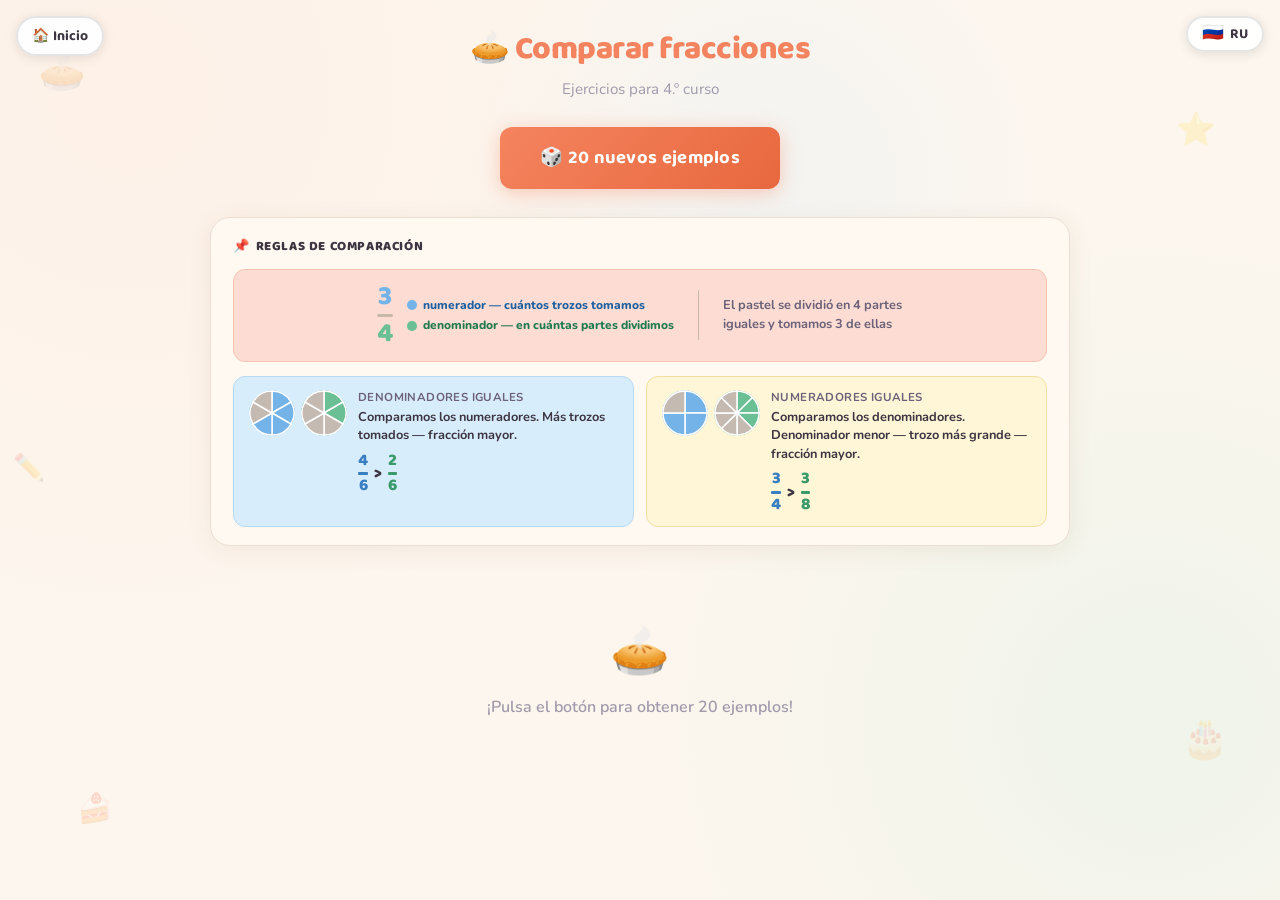
<file: fraction-comparison.html>
<!DOCTYPE html>
<html>
<head>
<meta charset="UTF-8">
<meta name="viewport" content="width=device-width, initial-scale=1.0">
<title></title>
<script>const PAGE_KEY = 'fraction-comparison';</script>
<script src="i18n/index.js" defer></script>
<link href="https://fonts.googleapis.com/css2?family=Nunito:wght@400;600;700;800;900&family=Baloo+2:wght@400;600;700;800&display=swap" rel="stylesheet">
<link rel="stylesheet" href="index.css">
  <style>
  .container { max-width: 860px; }

  /* ── GENERATE BUTTON ── */
  .generate-wrap { display: flex; justify-content: center; margin-bottom: 28px; }
  .generate-btn {
    padding: 16px 40px;
    border-radius: var(--radius-sm);
    border: none;
    background: linear-gradient(135deg, var(--primary) 0%, #e8683e 100%);
    color: white;
    font-family: 'Baloo 2', cursive;
    font-size: 1.15rem;
    font-weight: 700;
    letter-spacing: 0.3px;
    cursor: pointer;
    box-shadow: 0 4px 20px rgba(244,132,95,0.4);
    transition: all 0.2s ease;
  }
  .generate-btn:hover  { transform: translateY(-2px); box-shadow: 0 6px 24px rgba(244,132,95,0.5); }
  .generate-btn:active { transform: translateY(0); }

  /* ── VISUALIZATION LAYOUT ── */
  .viz-row {
    display: flex;
    align-items: center;
    justify-content: center;
    gap: 0;
    margin-bottom: 24px;
  }
  .pie-section {
    flex: 1;
    display: flex;
    flex-direction: column;
    align-items: center;
    gap: 10px;
    padding: 16px 12px 12px;
    border-radius: var(--radius);
    border: 2px solid var(--border);
    background: white;
    min-width: 0;
    transition: border-color 0.3s;
  }
  .pie-section.left-section  { border-color: #d8edfc; background: #f5fbff; }
  .pie-section.right-section { border-color: #d4f0e3; background: #f4fbf7; }

  .section-label {
    font-size: 0.7rem;
    font-weight: 800;
    text-transform: uppercase;
    letter-spacing: 0.5px;
    color: var(--muted);
  }

  .pies-row {
    display: flex;
    gap: 8px;
    align-items: center;
    justify-content: center;
    flex-wrap: wrap;
  }
  .pie-wrapper { display: flex; flex-direction: column; align-items: center; gap: 4px; }

  /* ── KNIFE BUTTON ── */
  .knife-btn {
    background: none;
    border: none;
    cursor: pointer;
    font-size: 1.8rem;
    padding: 6px 10px;
    border-radius: var(--radius-sm);
    transition: transform 0.15s, background 0.15s;
    line-height: 1;
    display: flex;
    align-items: center;
    justify-content: center;
  }
  .knife-btn:hover  { background: var(--primary-light); transform: rotate(-15deg) scale(1.15); }
  .knife-btn:active { transform: rotate(-25deg) scale(1.1); }
  .knife-btn.cut    { opacity: 0.35; cursor: default; pointer-events: none; }

  .knife-hint-text {
    text-align: center;
    font-size: 0.8rem;
    font-weight: 700;
    color: var(--primary);
    margin-top: 4px;
    min-height: 1.2em;
    animation: pulse 2s ease-in-out infinite;
  }
  @keyframes pulse {
    0%,100% { opacity: 1; }
    50%      { opacity: 0.55; }
  }
  .knife-hint-text.hidden { visibility: hidden; animation: none; }

  /* ── SVG PIE ── */
  .pie-svg { display: block; overflow: visible; }

  /* ── COMPARISON ROW ── */
  .comparison-row {
    display: flex;
    align-items: center;
    justify-content: center;
    gap: 10px;
    margin-bottom: 20px;
  }
  .fraction-display {
    display: flex;
    flex-direction: column;
    align-items: center;
    gap: 0;
    font-family: 'Baloo 2', cursive;
    font-weight: 800;
  }
  .frac-num, .frac-den {
    font-size: 2rem;
    line-height: 1.1;
    color: var(--text);
  }
  .frac-num.left-color  { color: var(--blue); }
  .frac-num.right-color { color: var(--accent); }
  .frac-line {
    width: 100%;
    min-width: 36px;
    height: 3px;
    border-radius: 2px;
    background: var(--border);
    margin: 2px 0;
  }

  .sign-box {
    font-family: 'Baloo 2', cursive;
    font-size: 2.4rem;
    font-weight: 800;
    color: var(--muted);
    min-width: 2.5rem;
    text-align: center;
    transition: color 0.3s;
  }
  .sign-box.filled-correct { color: var(--correct); }
  .sign-box.filled-wrong   { color: var(--wrong); }

  /* ── SIGN BUTTONS ── */
  .sign-btn-area { margin-bottom: 20px; }
  .sign-label {
    text-align: center;
    font-size: 0.78rem;
    font-weight: 700;
    color: var(--muted);
    text-transform: uppercase;
    letter-spacing: 0.5px;
    margin-bottom: 10px;
  }
  .sign-buttons { display: flex; gap: 14px; justify-content: center; }
  .sign-btn {
    width: 72px; height: 72px;
    border-radius: 50%;
    border: 3px solid var(--border);
    background: white;
    font-family: 'Baloo 2', cursive;
    font-size: 2rem;
    font-weight: 800;
    color: var(--text);
    cursor: pointer;
    transition: all 0.18s;
    display: flex;
    align-items: center;
    justify-content: center;
    box-shadow: 0 2px 8px rgba(0,0,0,0.06);
  }
  .sign-btn:hover:not(:disabled) {
    border-color: var(--primary);
    background: var(--primary-light);
    color: var(--primary);
    transform: translateY(-3px) scale(1.08);
    box-shadow: 0 6px 18px rgba(244,132,95,0.3);
  }
  .sign-btn:active:not(:disabled) { transform: scale(0.97); }
  .sign-btn:disabled { opacity: 0.35; cursor: default; transform: none; box-shadow: none; }
  .sign-btn.selected-correct { border-color: var(--correct); background: var(--accent-light); color: var(--correct); }
  .sign-btn.selected-wrong   { border-color: var(--wrong);   background: #fde8e8;             color: var(--wrong); }

  .locked-hint {
    text-align: center;
    font-size: 0.78rem;
    font-weight: 700;
    color: var(--muted);
    margin-top: 8px;
  }

  /* ── FEEDBACK ── */
  .feedback {
    text-align: center;
    font-family: 'Baloo 2', cursive;
    font-size: 1.3rem;
    font-weight: 800;
    min-height: 36px;
    transition: all 0.3s ease;
  }
  .feedback.correct { color: var(--correct); }
  .feedback.wrong   { color: var(--wrong); }

  .explanation {
    text-align: center;
    font-size: 0.9rem;
    font-weight: 600;
    color: var(--text);
    line-height: 1.5;
    margin-top: 10px;
    padding: 10px 16px;
    border-radius: var(--radius-sm);
    background: var(--yellow-light);
    border: 1.5px solid var(--yellow);
    display: none;
  }
  .explanation.visible { display: block; }

  /* ── SVG ANIMATIONS ── */
  @keyframes sliceAppear {
    from { opacity: 0; transform: scale(0.85); }
    to   { opacity: 1; transform: scale(1); }
  }
  @keyframes lineGrow {
    from { stroke-dashoffset: 200; }
    to   { stroke-dashoffset: 0; }
  }
  @keyframes fillIn {
    from { opacity: 0; }
    to   { opacity: 1; }
  }

  /* ── RULES CARD ── */
  .rules-card {
    background: var(--card);
    border: 1.5px solid var(--border);
    border-radius: var(--radius);
    box-shadow: var(--shadow);
    padding: 18px 22px;
    margin-bottom: 24px;
  }
  .rules-card-title {
    font-family: 'Baloo 2', cursive;
    font-size: 0.82rem;
    font-weight: 800;
    color: var(--text);
    text-transform: uppercase;
    letter-spacing: 0.6px;
    margin-bottom: 12px;
    display: flex;
    align-items: center;
    gap: 6px;
  }
  .rules-grid {
    display: grid;
    grid-template-columns: 1fr 1fr;
    gap: 12px;
  }
  .rule-item {
    border-radius: var(--radius-sm);
    padding: 12px 14px;
    display: flex;
    gap: 10px;
    align-items: flex-start;
  }
  .rule-item.rule-denom { background: var(--blue-light);   border: 1.5px solid #b8d8f4; }
  .rule-item.rule-num   { background: var(--yellow-light); border: 1.5px solid #f5dfa0; }
  .rule-mini-svg { flex-shrink: 0; }
  .rule-text { font-size: 0.8rem; font-weight: 700; color: var(--text); line-height: 1.45; }
  .rule-text strong {
    display: block;
    font-size: 0.72rem;
    text-transform: uppercase;
    letter-spacing: 0.4px;
    color: #6b6178;
    margin-bottom: 2px;
  }

  /* ── FRACTION ANATOMY ── */
  .anatomy-row {
    display: flex;
    align-items: center;
    justify-content: center;
    gap: 24px;
    margin-bottom: 14px;
    padding: 12px 16px;
    background: var(--primary-light);
    border-radius: var(--radius-sm);
    border: 1.5px solid #f5c4b0;
    flex-wrap: wrap;
  }
  .anatomy-item { display: flex; align-items: center; gap: 14px; }
  .anatomy-fraction {
    display: flex;
    flex-direction: column;
    align-items: center;
    font-family: 'Baloo 2', cursive;
    font-size: 1.7rem;
    font-weight: 800;
    line-height: 1.1;
  }
  .anatomy-num  { color: var(--blue); }
  .anatomy-den  { color: var(--accent); }
  .anatomy-line { width: 100%; height: 3px; background: #c8b8a8; border-radius: 2px; margin: 2px 0; }
  .anatomy-labels { display: flex; flex-direction: column; gap: 6px; }
  .anatomy-label {
    font-size: 0.75rem;
    font-weight: 800;
    display: flex;
    align-items: center;
    gap: 6px;
    line-height: 1.2;
  }
  .anatomy-label .dot { width: 10px; height: 10px; border-radius: 50%; flex-shrink: 0; }
  .anatomy-label.num-label .dot { background: var(--blue); }
  .anatomy-label.den-label .dot { background: var(--accent); }
  .anatomy-label.num-label { color: #1d5fa0; }
  .anatomy-label.den-label { color: #1f7a4f; }
  .anatomy-sep { width: 1.5px; height: 50px; background: #c8b8a8; border-radius: 2px; }

  /* ── RULE EXAMPLE FRACTION ── */
  .rule-example {
    display: flex;
    align-items: center;
    gap: 4px;
    margin-top: 7px;
    font-family: 'Baloo 2', cursive;
    font-size: 0.82rem;
    font-weight: 800;
    color: var(--text);
  }
  .ex-frac {
    display: inline-flex;
    flex-direction: column;
    align-items: center;
    font-size: 1.05rem;
    line-height: 1.1;
  }
  .ex-frac .ex-line { width: 100%; height: 3px; background: currentColor; margin: 2px 0; border-radius: 1px; }
  .ex-sign { font-size: 1rem; margin: 0 2px; }

  /* ── VIZ SEPARATOR ── */
  .viz-sep {
    width: 48px;
    display: flex;
    flex-direction: column;
    align-items: center;
    justify-content: center;
    gap: 4px;
    flex-shrink: 0;
  }
  .viz-sep-line { width: 2px; height: 60px; background: var(--border); border-radius: 2px; }
  .viz-sep-icon { font-size: 1.4rem; }

  @media (max-width: 600px) {
    .frac-num, .frac-den { font-size: 1.8rem; }
    .sign-btn { width: 56px; height: 56px; font-size: 1.6rem; }
    .rules-grid { grid-template-columns: 1fr; }
  }
  </style>
</head>
<body>

<div class="deco">🥧</div>
<div class="deco">⭐</div>
<div class="deco">🍰</div>
<div class="deco">🎂</div>
<div class="deco">✏️</div>

<div class="confetti-container" id="confettiContainer"></div>

<div class="container">
  <h1 data-i18n="h1"></h1>
  <p class="subtitle" data-i18n="subtitle"></p>

  <div class="generate-wrap">
    <button class="generate-btn" onclick="generateExamples()" data-i18n="generate_btn"></button>
  </div>

  <!-- RULES REFERENCE CARD — always visible, static -->
  <div class="rules-card" id="rulesCard">
    <div class="rules-card-title">📌 <span data-i18n="rules_title"></span></div>
    <div class="anatomy-row" id="anatomyRow"></div>
    <div class="rules-grid" id="rulesGrid"></div>
  </div>

  <!-- PROGRESS -->
  <div class="progress-section" id="progressSection" style="display:none">
    <div class="progress-header">
      <span data-i18n="progress_label"></span>
      <span class="progress-counter" id="progressCounter">0 / 20</span>
    </div>
    <div class="progress-bar-track" id="progressBar"></div>
    <div class="progress-legend">
      <span><span class="legend-dot" style="background:var(--correct)"></span><span data-i18n="progress_correct"></span>: <span id="correctCount">0</span></span>
      <span><span class="legend-dot" style="background:var(--wrong)"></span><span data-i18n="progress_wrong"></span>: <span id="wrongCount">0</span></span>
    </div>
  </div>

  <!-- EXAMPLE AREA -->
  <div id="exampleArea">
    <div class="empty-state">
      <div class="emoji">🥧</div>
      <p data-i18n="empty_state_text"></p>
    </div>
  </div>

  <!-- NAV -->
  <div class="nav-buttons" id="navButtons" style="display:none">
    <button class="nav-btn" id="prevBtn" onclick="navigate(-1)" disabled data-i18n="nav_prev"></button>
    <button class="nav-btn" id="nextBtn" onclick="navigate(1)" data-i18n="nav_next"></button>
  </div>
</div>

<script>
  const TOTAL = 20;
  const PIE_R = 54;
  const PIE_CX = 60;
  const PIE_CY = 60;
  const PIE_SIZE = 120;

  // Taken slices: one saturated color per side. Remaining slices: pale neutral.
  const LEFT_COLOR   = '#74b3e8';
  const RIGHT_COLOR  = '#6bbf94';
  const EMPTY_COLOR  = '#c4bab2';

  let examples     = [];
  let results      = []; // null | 'correct' | 'wrong'
  let cutStates    = []; // { left: bool, right: bool }
  let currentIndex = 0;

  // ── Fraction helpers ──────────────────────────────────────────────

  function gcd(a, b) { return b === 0 ? a : gcd(b, a % b); }

  function fractionValue(num, den) { return num / den; }

  function compareSign(numL, denL, numR, denR) {
    const l = numL / denL;
    const r = numR / denR;
    if (Math.abs(l - r) < 1e-9) return '=';
    return l > r ? '>' : '<';
  }

  function buildExplanation(ex) {
    const { numL, denL, numR, denR, sign } = ex;
    if (denL === denR) {
      if (sign === '>') return t('explain_same_denom_left_bigger',  { denom: denL, numL, numR });
      if (sign === '<') return t('explain_same_denom_right_bigger', { denom: denL, numL, numR });
      return t('explain_same_denom_equal', { denom: denL, numL });
    }
    if (numL === numR) {
      if (sign === '>') return t('explain_same_num_left_bigger',  { num: numL, denomL: denL, denomR: denR });
      if (sign === '<') return t('explain_same_num_right_bigger', { num: numL, denomL: denL, denomR: denR });
      return t('explain_same_num_equal', { num: numL, denom: denL });
    }
    if (sign === '>') return t('explain_general_left_bigger',  { numL, denomL: denL, numR, denomR: denR });
    if (sign === '<') return t('explain_general_right_bigger', { numL, denomL: denL, numR, denomR: denR });
    return t('explain_general_equal');
  }

  // ── Generation ─────────────────────────────────────────────────────

  function randInt(a, b) { return Math.floor(Math.random() * (b - a + 1)) + a; }

  function generateOneFraction(maxPies) {
    // denominator per pie: 2..12; pies: 1..maxPies
    const den = randInt(2, 12);
    const pies = randInt(1, maxPies);
    // num = 1 .. pies*den (at least 1, can exceed den if pies>1)
    const maxNum = pies * den;
    const num = randInt(1, maxNum);
    return { num, den, pies };
  }

  function generateExamples() {
    examples  = [];
    results   = new Array(TOTAL).fill(null);
    cutStates = Array.from({ length: TOTAL }, () => ({ left: false, right: false }));
    currentIndex = 0;

    const types = ['same_denom', 'same_num'];
    let attempts = 0;

    while (examples.length < TOTAL && attempts < 10000) {
      attempts++;
      const type = types[Math.floor(Math.random() * types.length)];
      let ex = null;

      if (type === 'same_denom') {
        const den  = randInt(2, 12);
        const piesL = randInt(1, 2);
        const piesR = randInt(1, 2);
        const numL = randInt(1, piesL * den);
        const numR = randInt(1, piesR * den);
        ex = { numL, denL: den, piesL, numR, denR: den, piesR, type };
      } else {
        const denL  = randInt(2, 12);
        let   denR  = randInt(2, 12);
        let tries2 = 0;
        while (denR === denL && tries2 < 20) { denR = randInt(2, 12); tries2++; }
        const maxNum = Math.min(2 * denL, 2 * denR, 12);
        if (maxNum < 1) continue;
        const num = randInt(1, maxNum);
        const piesL = Math.ceil(num / denL);
        const piesR = Math.ceil(num / denR);
        if (piesL > 2 || piesR > 2) continue;
        ex = { numL: num, denL, piesL, numR: num, denR, piesR, type };
      }

      ex.sign = compareSign(ex.numL, ex.denL, ex.numR, ex.denR);
      ex.explanation = null; // built lazily on reveal
      examples.push(ex);
    }

    document.getElementById('progressSection').style.display = 'block';
    document.getElementById('navButtons').style.display = 'flex';
    buildRulesCard();
    renderProgress();
    renderCard();
  }

  // ── Rules reference card ───────────────────────────────────────────

  function miniPieSVG(den, filled, color) {
    const r = 22, cx = 24, cy = 24, size = 48;
    const angleStep = (2 * Math.PI) / den;
    let paths = '';
    for (let i = 0; i < den; i++) {
      const a1 = -Math.PI / 2 + i * angleStep;
      const a2 = a1 + angleStep;
      const x1 = cx + r * Math.cos(a1), y1 = cy + r * Math.sin(a1);
      const x2 = cx + r * Math.cos(a2), y2 = cy + r * Math.sin(a2);
      const la = angleStep > Math.PI ? 1 : 0;
      const fc = i < filled ? color : EMPTY_COLOR;
      paths += `<path d="M${cx},${cy}L${x1},${y1}A${r},${r} 0 ${la} 1 ${x2},${y2}Z" fill="${fc}" stroke="white" stroke-width="1.5"/>`;
    }
    return `<svg width="${size}" height="${size}" viewBox="0 0 ${size} ${size}" class="rule-mini-svg">
      <circle cx="${cx}" cy="${cy}" r="${r}" fill="${EMPTY_COLOR}" stroke="${color}" stroke-width="1.5"/>
      ${paths}
    </svg>`;
  }

  function exFrac(num, den, color) {
    return `<span class="ex-frac" style="color:${color}">
      <span>${num}</span><span class="ex-line"></span><span>${den}</span>
    </span>`;
  }

  function buildRulesCard() {
    const anatomy = document.getElementById('anatomyRow');
    anatomy.innerHTML = `
      <div class="anatomy-item">
        <div class="anatomy-fraction">
          <span class="anatomy-num">3</span>
          <div class="anatomy-line"></div>
          <span class="anatomy-den">4</span>
        </div>
        <div class="anatomy-labels">
          <div class="anatomy-label num-label">
            <span class="dot"></span><span>${t('anatomy_num')}</span>
          </div>
          <div class="anatomy-label den-label">
            <span class="dot"></span><span>${t('anatomy_den')}</span>
          </div>
        </div>
      </div>
      <div class="anatomy-sep"></div>
      <div style="font-size:0.8rem;font-weight:700;color:#6b6178;max-width:180px;line-height:1.5;">
        ${t('anatomy_hint')}
      </div>`;

    const grid = document.getElementById('rulesGrid');
    grid.innerHTML = `
      <div class="rule-item rule-denom">
        <div style="display:flex;gap:4px;align-items:center;flex-shrink:0">
          ${miniPieSVG(6, 4, LEFT_COLOR)}
          ${miniPieSVG(6, 2, RIGHT_COLOR)}
        </div>
        <div class="rule-text">
          <strong>${t('rule_denom_label')}</strong>
          ${t('rule_denom_text')}
          <div class="rule-example">
            ${exFrac(4,6,'#3a7ec2')} <span class="ex-sign">&gt;</span> ${exFrac(2,6,'#3a9a6a')}
          </div>
        </div>
      </div>
      <div class="rule-item rule-num">
        <div style="display:flex;gap:4px;align-items:center;flex-shrink:0">
          ${miniPieSVG(4, 3, LEFT_COLOR)}
          ${miniPieSVG(8, 3, RIGHT_COLOR)}
        </div>
        <div class="rule-text">
          <strong>${t('rule_num_label')}</strong>
          ${t('rule_num_text')}
          <div class="rule-example">
            ${exFrac(3,4,'#3a7ec2')} <span class="ex-sign">&gt;</span> ${exFrac(3,8,'#3a9a6a')}
          </div>
        </div>
      </div>`;
  }

  // ── Progress ───────────────────────────────────────────────────────

  function renderProgress() {
    const track = document.getElementById('progressBar');
    track.innerHTML = '';
    let correct = 0, wrong = 0;
    results.forEach(r => {
      const seg = document.createElement('div');
      seg.className = 'progress-segment';
      if (r === 'correct') { seg.classList.add('correct'); correct++; }
      else if (r === 'wrong') { seg.classList.add('wrong'); wrong++; }
      track.appendChild(seg);
    });
    const answered = results.filter(r => r !== null).length;
    document.getElementById('progressCounter').textContent = `${answered} / ${TOTAL}`;
    document.getElementById('correctCount').textContent = correct;
    document.getElementById('wrongCount').textContent = wrong;
  }

  // ── SVG Pie ────────────────────────────────────────────────────────

  /**
   * Build SVG markup for a single pie.
   * @param {number} den  - denominator (slices count)
   * @param {number} num  - slices to fill (for this pie only)
   * @param {boolean} cut - whether knife has been pressed
   * @param {string[]} colors - fill colors
   * @param {string} side - 'left' | 'right'
   * @param {number} pieIdx - index among pies on this side
   */
  function buildPieSVG(den, num, cut, color, side, pieIdx) {
    const r  = PIE_R;
    const cx = PIE_CX;
    const cy = PIE_CY;
    const size = PIE_SIZE;

    if (!cut) {
      return `<svg class="pie-svg" width="${size}" height="${size}" viewBox="0 0 ${size} ${size}">
        <circle cx="${cx}" cy="${cy}" r="${r}" fill="${color}" opacity="0.22" stroke="${color}" stroke-width="2"/>
        <circle cx="${cx}" cy="${cy}" r="${r * 0.35}" fill="white" opacity="0.6"/>
      </svg>`;
    }

    // Cut pie: build sectors
    const angleStep = (2 * Math.PI) / den;
    let paths = '';
    let lines = '';

    for (let i = 0; i < den; i++) {
      const startAngle = -Math.PI / 2 + i * angleStep;
      const endAngle   = startAngle + angleStep;
      const x1 = cx + r * Math.cos(startAngle);
      const y1 = cy + r * Math.sin(startAngle);
      const x2 = cx + r * Math.cos(endAngle);
      const y2 = cy + r * Math.sin(endAngle);
      const largeArc = angleStep > Math.PI ? 1 : 0;
      const filled = i < num;
      const fillColor = filled ? color : EMPTY_COLOR;
      const delay = i * 40;

      paths += `<path
        d="M ${cx} ${cy} L ${x1} ${y1} A ${r} ${r} 0 ${largeArc} 1 ${x2} ${y2} Z"
        fill="${fillColor}"
        stroke="white" stroke-width="1.5"
        style="animation: fillIn 0.35s ease ${delay}ms both; transform-origin: ${cx}px ${cy}px;"
      />`;
    }

    // Radial cut lines
    for (let i = 0; i < den; i++) {
      const angle = -Math.PI / 2 + i * angleStep;
      const lx = cx + r * Math.cos(angle);
      const ly = cy + r * Math.sin(angle);
      const delay = i * 40 + 10;
      lines += `<line
        x1="${cx}" y1="${cy}" x2="${lx}" y2="${ly}"
        stroke="white" stroke-width="2" stroke-linecap="round"
        stroke-dasharray="200" stroke-dashoffset="200"
        style="animation: lineGrow 0.3s ease ${delay}ms forwards;"
      />`;
    }

    return `<svg class="pie-svg" width="${size}" height="${size}" viewBox="0 0 ${size} ${size}">
      <circle cx="${cx}" cy="${cy}" r="${r}" fill="${EMPTY_COLOR}" stroke="${color}" stroke-width="2.5"/>
      ${paths}
      ${lines}
      <circle cx="${cx}" cy="${cy}" r="${r * 0.22}" fill="white" opacity="0.7"/>
    </svg>`;
  }

  /**
   * Build the full pies group for one side.
   * Distributes numerator slices across multiple pies.
   */
  function buildPiesHTML(num, den, pies, cut, color, side, exIdx) {
    const actualPies = num > den ? 2 : 1;
    let html = '<div class="pies-row">';
    let remaining = num;

    for (let p = 0; p < actualPies; p++) {
      const slicesHere = Math.min(remaining, den);
      remaining -= slicesHere;
      html += `<div class="pie-wrapper">
        ${buildPieSVG(den, slicesHere, cut, color, side, p)}
      </div>`;
    }

    html += '</div>';
    return html;
  }

  // ── Card render ────────────────────────────────────────────────────

  function renderCard() {
    const ex     = examples[currentIndex];
    const result = results[currentIndex];
    const cut    = cutStates[currentIndex];
    const locked = result !== null;

    const bothCut = cut.left && cut.right;

    // Badge
    let badge = '';
    if (result === 'correct') badge = `<div class="card-badge correct-badge">✅</div>`;
    else if (result === 'wrong') badge = `<div class="card-badge wrong-badge">❌</div>`;

    // Knife hint
    let knifeHintLeft = '', knifeHintRight = '';
    if (!cut.left && !locked)  knifeHintLeft  = `<div class="knife-hint-text" id="hintLeft">${ex.piesL > 1 ? t('knife_hint') : t('knife_hint_one')}</div>`;
    else knifeHintLeft = `<div class="knife-hint-text hidden" id="hintLeft"></div>`;
    if (!cut.right && !locked) knifeHintRight = `<div class="knife-hint-text" id="hintRight">${ex.piesR > 1 ? t('knife_hint') : t('knife_hint_one')}</div>`;
    else knifeHintRight = `<div class="knife-hint-text hidden" id="hintRight"></div>`;

    // Knife buttons
    const knifeLeft  = locked
      ? `<button class="knife-btn cut" disabled>🔪</button>`
      : `<button class="knife-btn ${cut.left ? 'cut' : ''}" onclick="cutPie('left')" title="Cut!">🔪</button>`;
    const knifeRight = locked
      ? `<button class="knife-btn cut" disabled>🔪</button>`
      : `<button class="knife-btn ${cut.right ? 'cut' : ''}" onclick="cutPie('right')" title="Cut!">🔪</button>`;

    // Pies HTML
    const leftPies  = buildPiesHTML(ex.numL, ex.denL, ex.piesL, cut.left,  LEFT_COLOR,  'left',  currentIndex);
    const rightPies = buildPiesHTML(ex.numR, ex.denR, ex.piesR, cut.right, RIGHT_COLOR, 'right', currentIndex);

    // Fraction display
    const signContent = locked
      ? (result === 'correct'
          ? `<span class="sign-box filled-correct">${ex.sign}</span>`
          : `<span class="sign-box filled-wrong">${ex.sign}</span>`)
      : `<span class="sign-box" id="signBox">○</span>`;

    // Sign buttons
    const signDisabled = (!bothCut && !locked) ? 'disabled' : '';
    const lockedHint = (!bothCut && !locked)
      ? `<div class="locked-hint" data-i18n="sign_locked_hint">${t('sign_locked_hint')}</div>`
      : '';

    let signBtns = '';
    ['<', '=', '>'].forEach(s => {
      let cls = '';
      if (locked && s === ex.sign) cls = result === 'correct' ? 'selected-correct' : 'selected-wrong';
      signBtns += `<button class="sign-btn ${cls}" onclick="checkAnswer('${s}')" ${locked ? 'disabled' : signDisabled}>${s}</button>`;
    });

    // Feedback
    let feedbackText = '', feedbackClass = '', explanationText = '', explanationVisible = '';
    if (result === 'correct') {
      feedbackText = t('feedback_correct');
      feedbackClass = 'correct';
      explanationText = buildExplanation(ex);
      explanationVisible = 'visible';
    } else if (result === 'wrong') {
      feedbackText = t('feedback_wrong', { sign: ex.sign });
      feedbackClass = 'wrong';
      explanationText = buildExplanation(ex);
      explanationVisible = 'visible';
    }

    const area = document.getElementById('exampleArea');
    area.innerHTML = `
      <div class="example-card" id="exampleCard">
        ${badge}
        <div class="example-num">${t('example_counter', { current: currentIndex + 1, total: TOTAL })}</div>

        <!-- VISUALIZATION -->
        <div class="viz-row">
          <div class="pie-section left-section">
            <div class="section-label">${t('left_label')}</div>
            ${knifeLeft}
            ${leftPies}
            ${knifeHintLeft}
          </div>

          <div class="viz-sep">
            <div class="viz-sep-line"></div>
            <div class="viz-sep-icon">⚖️</div>
            <div class="viz-sep-line"></div>
          </div>

          <div class="pie-section right-section">
            <div class="section-label">${t('right_label')}</div>
            ${knifeRight}
            ${rightPies}
            ${knifeHintRight}
          </div>
        </div>

        <!-- COMPARISON EXPRESSION -->
        <div class="comparison-row">
          <div class="fraction-display">
            <span class="frac-num left-color">${ex.numL}</span>
            <div class="frac-line"></div>
            <span class="frac-den">${ex.denL}</span>
          </div>
          ${signContent}
          <div class="fraction-display">
            <span class="frac-num right-color">${ex.numR}</span>
            <div class="frac-line"></div>
            <span class="frac-den">${ex.denR}</span>
          </div>
        </div>

        <!-- SIGN BUTTONS -->
        <div class="sign-btn-area">
          <div class="sign-label">${t('choose_sign')}</div>
          <div class="sign-buttons">${signBtns}</div>
          ${lockedHint}
        </div>

        <!-- FEEDBACK -->
        <div class="feedback ${feedbackClass}" id="feedback">${feedbackText}</div>
        <div class="explanation ${explanationVisible}" id="explanation">${explanationText}</div>
      </div>`;

    updateNavBtns();
  }

  // ── Knife interaction ──────────────────────────────────────────────

  function cutPie(side) {
    if (results[currentIndex] !== null) return;
    cutStates[currentIndex][side] = true;
    renderCard();
  }

  // ── Answer check ───────────────────────────────────────────────────

  function checkAnswer(chosen) {
    if (results[currentIndex] !== null) return;
    const ex = examples[currentIndex];
    const card = document.getElementById('exampleCard');
    const correct = chosen === ex.sign;

    if (correct) {
      results[currentIndex] = 'correct';
      renderProgress();
      card.classList.add('glow-correct');
      launchConfetti();
      showEmoji('🎉');
      setTimeout(() => renderCard(), 700);
    } else {
      results[currentIndex] = 'wrong';
      renderProgress();
      card.classList.add('shake');
      showEmoji('😢');
      setTimeout(() => {
        card.classList.remove('shake');
        card.classList.add('glow-wrong');
        renderCard();
      }, 450);
    }
  }

  // ── Navigation ─────────────────────────────────────────────────────

  document.addEventListener('i18n:ready', () => {
    buildRulesCard();
  });

  function navigate(dir) {
    const next = currentIndex + dir;
    if (next < 0 || next >= examples.length) return;
    currentIndex = next;
    renderCard();
  }

  function updateNavBtns() {
    document.getElementById('prevBtn').disabled = currentIndex === 0;
    document.getElementById('nextBtn').disabled = currentIndex === examples.length - 1;
  }

  // ── Effects ────────────────────────────────────────────────────────

  const CONFETTI_COLORS = ['#f4845f','#6bbf94','#74b3e8','#f9d56e','#c49de8','#f47c7c'];

  function launchConfetti() {
    const c = document.getElementById('confettiContainer');
    for (let i = 0; i < 65; i++) {
      const p = document.createElement('div');
      p.className = 'confetti-piece';
      p.style.left = Math.random() * 100 + 'vw';
      p.style.top  = '-20px';
      p.style.background = CONFETTI_COLORS[Math.floor(Math.random() * CONFETTI_COLORS.length)];
      p.style.width  = (7 + Math.random() * 9) + 'px';
      p.style.height = (7 + Math.random() * 9) + 'px';
      p.style.borderRadius = Math.random() > 0.5 ? '50%' : '3px';
      p.style.animationDuration = (1.4 + Math.random() * 2) + 's';
      p.style.animationDelay   = (Math.random() * 0.5) + 's';
      c.appendChild(p);
      p.addEventListener('animationend', () => p.remove());
    }
  }

  function showEmoji(e) {
    const el = document.createElement('div');
    el.className = 'emoji-burst';
    el.textContent = e;
    document.body.appendChild(el);
    el.addEventListener('animationend', () => el.remove());
  }
</script>
</body>
</html>
</file>
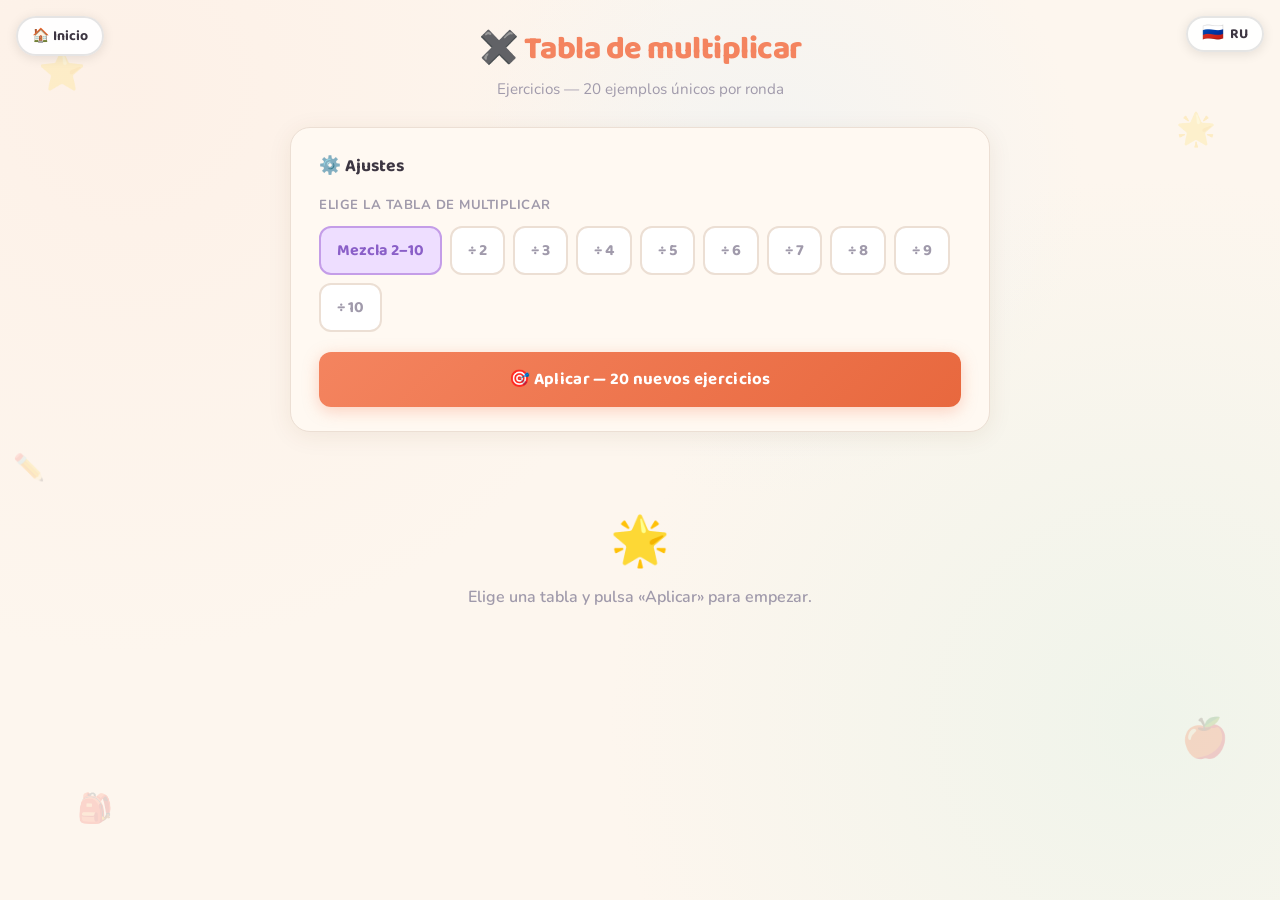
<file: multiplication-trainer-main.html>
<!DOCTYPE html>
<html>
<head>
<meta charset="UTF-8">
<meta name="viewport" content="width=device-width, initial-scale=1.0">
<title></title>
<script>const PAGE_KEY = 'multiplication';</script>
<script src="i18n/index.js" defer></script>
<link href="https://fonts.googleapis.com/css2?family=Nunito:wght@400;600;700;800;900&family=Baloo+2:wght@400;600;700;800&display=swap" rel="stylesheet">
<link rel="stylesheet" href="index.css">
  <style>
  /* ── MULTIPLICATION VISUAL ── */
  .mult-visual {
    display: flex;
    justify-content: center;
    align-items: center;
    gap: 16px;
    margin-bottom: 28px;
    flex-wrap: wrap;
  }
  .mult-num {
    font-family: 'Baloo 2', cursive;
    font-size: 3.2rem;
    font-weight: 800;
    color: var(--text);
    line-height: 1;
  }
  .mult-num.factor-b { color: var(--primary); }
  .mult-sign, .equals-sign {
    font-family: 'Baloo 2', cursive;
    font-size: 2.8rem;
    font-weight: 800;
    color: var(--muted);
    line-height: 1;
  }

  /* ── CHICK SOURCE ── */
  .chick-source { text-align: center; margin-bottom: 14px; }
  .chick-source-label {
    font-size: 0.75rem;
    font-weight: 800;
    color: #b8860b;
    text-transform: uppercase;
    letter-spacing: 0.5px;
    margin-bottom: 8px;
  }
  .chick-placeholder {
    font-family: 'Baloo 2', cursive;
    font-size: 1.4rem;
    font-weight: 800;
    color: #b28a00;
    line-height: 1;
    padding: 4px 6px;
  }

  @media (max-width: 480px) {
    .mult-num { font-size: 2.4rem; }
    .mult-sign, .equals-sign { font-size: 2rem; }
    .answer-input { width: 100px; font-size: 1.5rem; }
    .chick { font-size: 1.1rem; }
  }
  </style>
</head>
<body>

<!-- Decorative floating elements -->
<div class="deco">⭐</div>
<div class="deco">🌟</div>
<div class="deco">🎒</div>
<div class="deco">🍎</div>
<div class="deco">✏️</div>

<div class="confetti-container" id="confettiContainer"></div>

<div class="container">
  <h1 data-i18n="h1"></h1>
  <p class="subtitle" data-i18n="subtitle"></p>

  <div class="settings-card">
    <div class="settings-title" data-i18n="settings_title"></div>
    <span class="table-label" data-i18n="table_label"></span>
    <div class="table-buttons" id="tableButtons">
      <button class="table-btn mix-btn active" data-val="mix" onclick="selectTable(this)" data-i18n="table_mix"></button>
      <button class="table-btn" data-val="2"  onclick="selectTable(this)" data-i18n="table_btn_2"></button>
      <button class="table-btn" data-val="3"  onclick="selectTable(this)" data-i18n="table_btn_3"></button>
      <button class="table-btn" data-val="4"  onclick="selectTable(this)" data-i18n="table_btn_4"></button>
      <button class="table-btn" data-val="5"  onclick="selectTable(this)" data-i18n="table_btn_5"></button>
      <button class="table-btn" data-val="6"  onclick="selectTable(this)" data-i18n="table_btn_6"></button>
      <button class="table-btn" data-val="7"  onclick="selectTable(this)" data-i18n="table_btn_7"></button>
      <button class="table-btn" data-val="8"  onclick="selectTable(this)" data-i18n="table_btn_8"></button>
      <button class="table-btn" data-val="9"  onclick="selectTable(this)" data-i18n="table_btn_9"></button>
      <button class="table-btn" data-val="10" onclick="selectTable(this)" data-i18n="table_btn_10"></button>
    </div>
    <button class="apply-btn" onclick="applySettings()" data-i18n="apply_btn"></button>
  </div>

  <div class="progress-section" id="progressSection" style="display:none">
    <div class="progress-header">
      <span data-i18n="progress_label"></span>
      <span class="progress-counter" id="progressCounter">0 / 20</span>
    </div>
    <div class="progress-bar-track" id="progressBar"></div>
    <div class="progress-legend">
      <span><span class="legend-dot" style="background:var(--correct)"></span><span data-i18n="progress_correct"></span>: <span id="correctCount">0</span></span>
      <span><span class="legend-dot" style="background:var(--wrong)"></span><span data-i18n="progress_wrong"></span>: <span id="wrongCount">0</span></span>
    </div>
  </div>

  <div id="exampleArea">
    <div class="empty-state">
      <div class="emoji">🌟</div>
      <p data-i18n="empty_state_text"></p>
    </div>
  </div>

  <div class="nav-buttons" id="navButtons" style="display:none">
    <button class="nav-btn" id="prevBtn" onclick="navigate(-1)" disabled data-i18n="nav_prev"></button>
    <button class="nav-btn" id="nextBtn" onclick="navigate(1)" data-i18n="nav_next"></button>
  </div>
</div>

<script>
  const TOTAL = 20;
  const MAX_ATTEMPTS = 5;
  let selectedTable = 'mix';
  let examples = [];
  let currentIndex = 0;
  let results = [];    // null | 'correct' | 'wrong'
  let attempts = [];   // number of wrong attempts per example
  let revealed = [];   // whether answer was revealed (wrong path)

  function selectTable(btn) {
    document.querySelectorAll('.table-btn').forEach(b => b.classList.remove('active'));
    btn.classList.add('active');
    selectedTable = btn.dataset.val;
  }

  function generateExamples() {
    const pool = [];
    if (selectedTable === 'mix') {
      // 90 unique pairs (2–10) × (1–10) — enough for 20
      for (let b = 2; b <= 10; b++)
        for (let a = 1; a <= 10; a++) pool.push({ table: b, other: a });
    } else {
      const b = parseInt(selectedTable);
      // 10 pairs × 1–10; duplicate the pool so we always have ≥ 20 items
      for (let pass = 0; pass < 2; pass++)
        for (let a = 1; a <= 10; a++) pool.push({ table: b, other: a });
    }
    // Fisher-Yates shuffle
    for (let i = pool.length - 1; i > 0; i--) {
      const j = Math.floor(Math.random() * (i + 1));
      [pool[i], pool[j]] = [pool[j], pool[i]];
    }
    const result = [];
    for (const item of pool) {
      if (result.length >= TOTAL) break;
      result.push({ table: item.table, other: item.other, ans: item.table * item.other });
    }
    return result;
  }

  function applySettings() {
    examples = generateExamples();
    results  = new Array(examples.length).fill(null);
    attempts = new Array(examples.length).fill(0);
    revealed = new Array(examples.length).fill(false);
    currentIndex = 0;
    document.getElementById('progressSection').style.display = 'block';
    document.getElementById('navButtons').style.display = 'flex';
    renderProgress();
    renderCard();
  }

  function renderProgress() {
    const track = document.getElementById('progressBar');
    track.innerHTML = '';
    let correct = 0, wrong = 0;
    results.forEach(r => {
      const seg = document.createElement('div');
      seg.className = 'progress-segment';
      if (r === 'correct') { seg.classList.add('correct'); correct++; }
      else if (r === 'wrong') { seg.classList.add('wrong'); wrong++; }
      track.appendChild(seg);
    });
    const answered = results.filter(r => r !== null).length;
    document.getElementById('progressCounter').textContent = `${answered} / ${examples.length}`;
    document.getElementById('correctCount').textContent = correct;
    document.getElementById('wrongCount').textContent = wrong;
  }

  // Russian grammar: numeral agreement
  function wordForm(n, one, few, many) {
    const mod10 = n % 10, mod100 = n % 100;
    if (mod100 >= 11 && mod100 <= 19) return many;
    if (mod10 === 1) return one;
    if (mod10 >= 2 && mod10 <= 4) return few;
    return many;
  }

  // After answer: static chick display
  function buildStaticBaskets(table, other) {
    const groups   = other;
    const perGroup = table;
    const bKey = groups === 1 ? 'basket_group_word_one' : groups < 5 ? 'basket_group_word_few' : 'basket_group_word_many';
    const cKey = perGroup === 1 ? 'basket_chick_word_one' : perGroup < 5 ? 'basket_chick_word_few' : 'basket_chick_word_many';

    let html = `<div class="basket-section">
      <div class="basket-label">${t('basket_label', { groups, bWord: t(bKey), perGroup, cWord: t(cKey) })}</div>
      <div class="basket-groups">`;

    for (let g = 0; g < groups; g++) {
      html += `<div class="basket-group"><span class="basket-group-num">${g + 1}</span>`;
      for (let c = 0; c < perGroup; c++) {
        const delay = (g * perGroup + c) * 40;
        html += `<span class="chick" style="animation-delay:${delay}ms">🐣</span>`;
      }
      html += `</div>`;
    }
    html += `</div></div>`;
    return html;
  }

  // Before answer: drag & drop interface
  function buildDragZone(table, other) {
    const groups  = other;
    const maxTotal = table * 10;
    const bKey = groups === 1 ? 'basket_group_word_one' : groups < 5 ? 'basket_group_word_few' : 'basket_group_word_many';

    let basketsHTML = '';
    for (let g = 0; g < groups; g++) {
      basketsHTML += `<div class="basket-group drop-zone" data-basket="${g}">
        <span class="basket-group-num">${g + 1}</span>
        <span class="basket-counter" id="counter-${g}">0</span>
      </div>`;
    }

    return `<div class="basket-section" id="dragBasketSection">
      <div class="basket-label">${t('drag_label', { count: groups, bWord: t(bKey) })}</div>
      <div class="chick-source">
        <div class="chick-source-label">${t('drag_source_label')}</div>
        <span class="chick-draggable" id="chickSource" draggable="true">🐣</span>
        <div class="chick-max-hint" id="chickMaxHint"></div>
      </div>
      <div class="basket-groups" id="dragBasketGroups">${basketsHTML}</div>
    </div>`;
  }

  function buildAttemptPips(idx, resultVal) {
    const used = attempts[idx];
    let pipsHtml = '';
    for (let i = 0; i < MAX_ATTEMPTS; i++) {
      let cls = 'attempt-pip';
      if (resultVal === 'correct' && i === 0) { cls += ' correct'; }
      else if (i < used) { cls += ' used'; }
      pipsHtml += `<div class="${cls}"></div>`;
    }
    return `<div class="attempts-row">
      ${t('attempts_label')}: <div class="attempt-pips">${pipsHtml}</div>
    </div>`;
  }

  function renderCard() {
    const ex     = examples[currentIndex];
    const result = results[currentIndex];
    const att    = attempts[currentIndex];
    const done   = result !== null;

    const disabled   = done ? 'disabled' : '';
    const inputClass = result === 'correct' ? 'input-correct' : (done ? 'input-wrong' : '');

    let badge = '';
    if (result === 'correct') badge = `<div class="card-badge correct-badge">✅</div>`;
    else if (result === 'wrong') badge = `<div class="card-badge wrong-badge">❌</div>`;

    let feedbackText = '', feedbackClass = '';
    if (result === 'correct') {
      const keys = ['feedback_correct_0', 'feedback_correct_1', 'feedback_correct_2'];
      feedbackText = t(keys[att % keys.length]);
      feedbackClass = 'correct';
    } else if (result === 'wrong') {
      feedbackText = t('feedback_wrong_reveal', { answer: ex.ans });
      feedbackClass = 'wrong';
    } else if (att > 0) {
      const left = MAX_ATTEMPTS - att;
      feedbackText = left > 0 ? t('feedback_attempts_left', { left }) : '';
      feedbackClass = 'wrong';
    }

    const basketHTML = done
      ? buildStaticBaskets(ex.table, ex.other)
      : buildDragZone(ex.table, ex.other);

    const inputValue = done ? ex.ans : '';
    const pipsHTML   = buildAttemptPips(currentIndex, result);

    const area = document.getElementById('exampleArea');
    area.innerHTML = `
      <div class="example-card" id="exampleCard">
        ${badge}
        <div class="example-num">${t('example_counter', { current: currentIndex + 1, total: examples.length })}</div>
        <div class="mult-visual">
          <div class="mult-num factor-b">${ex.table}</div>
          <div class="mult-sign">×</div>
          <div class="mult-num">${ex.other}</div>
          <div class="equals-sign">=</div>
        </div>
        ${basketHTML}
        ${pipsHTML}
        <div class="input-area">
          <div class="input-group">
            <span class="input-label">${t('input_label')}</span>
            <input type="number" class="answer-input ${inputClass}" id="inputAns"
              placeholder="?" value="${inputValue}" ${disabled} min="0" max="999">
          </div>
        </div>
        <button class="check-btn" id="checkBtn" onclick="checkAnswer()" ${disabled}>
          ${t('check_btn')}
        </button>
        <div class="feedback ${feedbackClass}" id="feedback">${feedbackText}</div>
      </div>`;

    if (!done) {
      const inp = document.getElementById('inputAns');
      inp.addEventListener('keydown', e => { if (e.key === 'Enter') checkAnswer(); });
      inp.focus();
      initDragDrop(ex.table, ex.other);
    }

    updateNavBtns();
  }

  function initDragDrop(table, other) {
    const maxTotal   = table * 10;
    const source     = document.getElementById('chickSource');
    const hint       = document.getElementById('chickMaxHint');
    const groupsEl   = document.getElementById('dragBasketGroups');
    if (!source || !groupsEl) return;

    // Count all chicks currently in baskets
    function totalInBaskets() {
      return groupsEl.querySelectorAll('.chick-in-basket').length;
    }

    // Update counter badge for a specific basket
    function refreshCounter(basketEl) {
      const n = basketEl.querySelectorAll('.chick-in-basket').length;
      const counter = basketEl.querySelector('.basket-counter');
      if (counter) counter.textContent = n;
    }

    // Show / hide max-reached hint
    function refreshHint() {
      const reached = totalInBaskets() >= maxTotal;
      hint.textContent = reached ? t('drag_max_hint', { max: maxTotal }) : '';
    }

    // ── Source drag ──
    source.addEventListener('dragstart', e => {
      if (totalInBaskets() >= maxTotal) {
        e.preventDefault();
        refreshHint();
        return;
      }
      e.dataTransfer.setData('text/plain', 'new');
      e.dataTransfer.effectAllowed = 'copy';
      requestAnimationFrame(() => source.classList.add('dragging'));
    });

    source.addEventListener('dragend', () => {
      source.classList.remove('dragging');
      refreshHint();
    });

    // ── Drop zones ──
    groupsEl.querySelectorAll('.drop-zone').forEach(basket => {
      basket.addEventListener('dragover', e => {
        if (totalInBaskets() >= maxTotal) return; // no drop if full
        e.preventDefault();
        basket.classList.add('drag-over');
      });

      basket.addEventListener('dragleave', e => {
        if (!basket.contains(e.relatedTarget)) basket.classList.remove('drag-over');
      });

      basket.addEventListener('drop', e => {
        e.preventDefault();
        basket.classList.remove('drag-over');
        if (totalInBaskets() >= maxTotal) {
          refreshHint();
          return;
        }
        // Place a new chick clone into this basket
        const chick = document.createElement('span');
        chick.className = 'chick-in-basket';
        chick.textContent = '🐣';
        chick.title = t('chick_remove_hint');
        chick.addEventListener('dblclick', () => {
          chick.remove();
          refreshCounter(basket);
          refreshHint();
        });
        basket.appendChild(chick);
        refreshCounter(basket);
        refreshHint();
      });
    });
  }

  function checkAnswer() {
    const ex  = examples[currentIndex];
    const idx = currentIndex;
    if (results[idx] !== null) return;

    const inp = document.getElementById('inputAns');
    const val = parseInt(inp.value);
    if (isNaN(val) || inp.value === '') { inp.focus(); return; }

    const correct = val === ex.ans;

    if (correct) {
      results[idx] = 'correct';
      renderProgress();
      const card = document.getElementById('exampleCard');
      card.classList.add('glow-correct');
      launchConfetti();
      showEmoji('🎉');
      setTimeout(() => renderCard(), 700);
    } else {
      attempts[idx]++;
      const card = document.getElementById('exampleCard');
      card.classList.add('shake');
      setTimeout(() => card.classList.remove('shake'), 450);

      if (attempts[idx] >= MAX_ATTEMPTS) {
        // All attempts used — reveal answer, mark wrong
        results[idx]  = 'wrong';
        revealed[idx] = true;
        renderProgress();
        card.classList.add('glow-wrong');
        showEmoji('😢');
        setTimeout(() => renderCard(), 700);
      } else {
        // Still has attempts — update pips + feedback inline without full re-render
        const left = MAX_ATTEMPTS - attempts[idx];
        const fb = document.getElementById('feedback');
        if (fb) { fb.className = 'feedback wrong'; fb.textContent = t('feedback_attempts_left', { left }); }
        // Refresh pips
        const pipsContainer = document.querySelector('.attempts-row');
        if (pipsContainer) pipsContainer.outerHTML = buildAttemptPips(idx, null);
        inp.value = '';
        inp.classList.add('input-wrong');
        setTimeout(() => { inp.classList.remove('input-wrong'); inp.focus(); }, 500);
      }
    }
  }

  function navigate(dir) {
    const next = currentIndex + dir;
    if (next < 0 || next >= examples.length) return;
    currentIndex = next;
    renderCard();
  }

  function updateNavBtns() {
    document.getElementById('prevBtn').disabled = currentIndex === 0;
    document.getElementById('nextBtn').disabled = currentIndex === examples.length - 1;
  }

  
  const CONFETTI_COLORS = ['#f4845f','#6bbf94','#74b3e8','#f9d56e','#c49de8','#f47c7c'];

  function launchConfetti() {
    const container = document.getElementById('confettiContainer');
    for (let i = 0; i < 60; i++) {
      const piece = document.createElement('div');
      piece.className = 'confetti-piece';
      piece.style.left = Math.random() * 100 + 'vw';
      piece.style.top = '-20px';
      piece.style.background = CONFETTI_COLORS[Math.floor(Math.random() * CONFETTI_COLORS.length)];
      piece.style.width = (8 + Math.random() * 8) + 'px';
      piece.style.height = (8 + Math.random() * 8) + 'px';
      piece.style.borderRadius = Math.random() > 0.5 ? '50%' : '2px';
      piece.style.animationDuration = (1.5 + Math.random() * 2) + 's';
      piece.style.animationDelay = (Math.random() * 0.5) + 's';
      container.appendChild(piece);
      piece.addEventListener('animationend', () => piece.remove());
    }
  }

  function showEmoji(emoji) {
    const el = document.createElement('div');
    el.className = 'emoji-burst';
    el.textContent = emoji;
    document.body.appendChild(el);
    el.addEventListener('animationend', () => el.remove());
  }
</script>
</body>
</html>
</file>
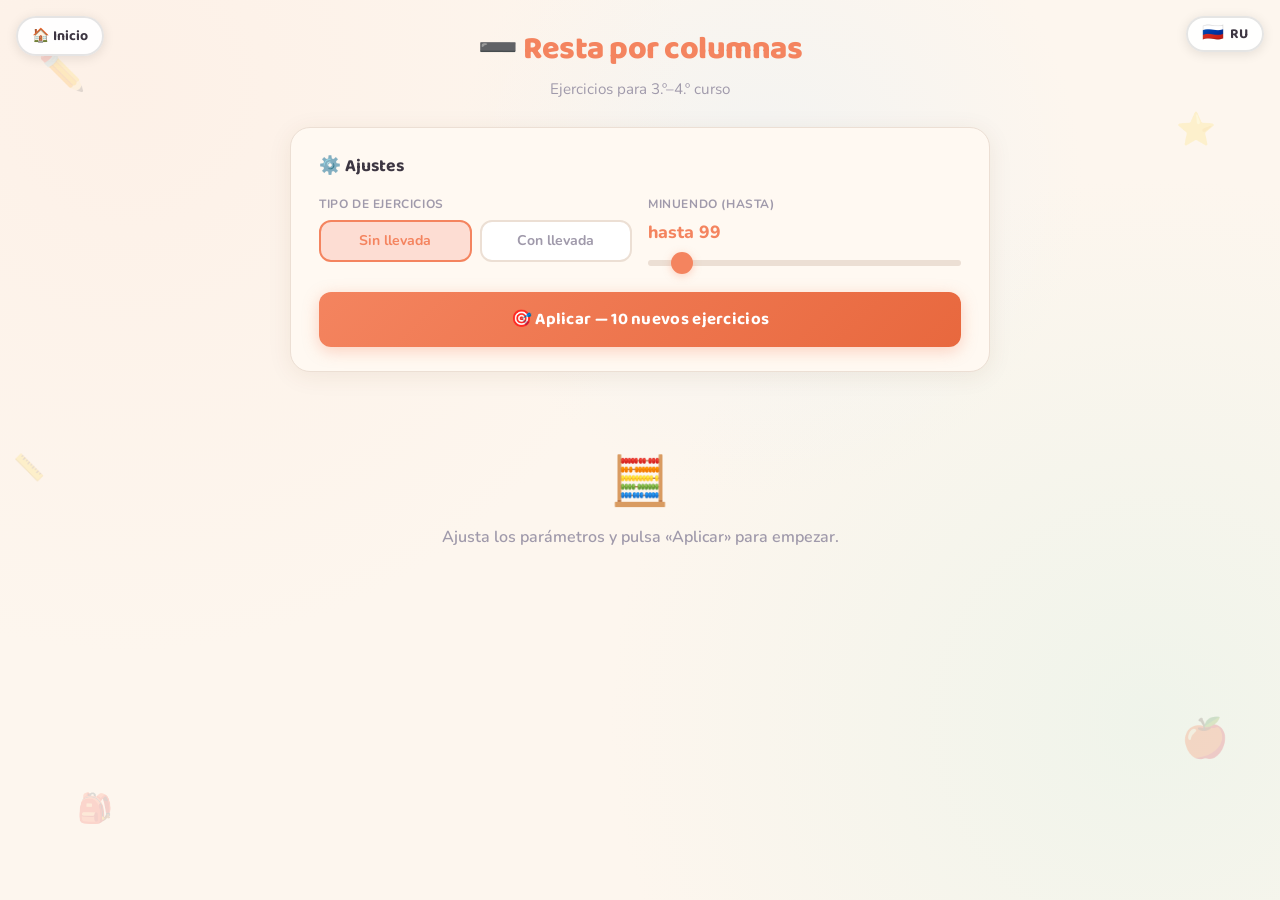
<file: subtraction-trainer_1.html>
<!DOCTYPE html>
<html>
<head>
<meta charset="UTF-8">
<meta name="viewport" content="width=device-width, initial-scale=1.0">
<title></title>
<script>const PAGE_KEY = 'subtraction';</script>
<script src="i18n/index.js" defer></script>
<link href="https://fonts.googleapis.com/css2?family=Nunito:wght@400;600;700;800;900&family=Baloo+2:wght@400;600;700;800&display=swap" rel="stylesheet">
<link rel="stylesheet" href="index.css">
  <style>
  /* ── SUBTRACTION INLINE EXPRESSION ── */
  .inline-expr {
    display: flex;
    justify-content: center;
    align-items: baseline;
    gap: 10px;
    margin-bottom: 6px;
  }
  .ie-minuend { font-family:'Baloo 2',cursive; font-size:clamp(1.8rem,6vw,2.6rem); color:var(--text); }
  .ie-minus   { font-family:'Baloo 2',cursive; font-size:2rem; color:var(--accent); }
  .ie-sub     { font-family:'Baloo 2',cursive; font-size:clamp(1.8rem,6vw,2.6rem); color:var(--accent); }
  .ie-eq      { font-family:'Baloo 2',cursive; font-size:2rem; color:var(--muted); }
  .ie-q       { font-family:'Baloo 2',cursive; font-size:clamp(1.8rem,6vw,2.6rem); color:var(--primary); }

  .inline-labels {
    display: flex;
    justify-content: center;
    gap: 0;
    margin-bottom: 20px;
  }
  .il-item {
    font-size: 0.66rem;
    font-weight: 700;
    color: var(--muted);
    text-transform: uppercase;
    letter-spacing: 0.3px;
    text-align: center;
  }

  /* ── COLUMN LAYOUT ── */
  .col-wrap { display: flex; justify-content: center; margin-bottom: 10px; }
  .col-grid { display: inline-grid; gap: 0; align-items: end; }

  .col-header-cell {
    font-size: 0.62rem;
    font-weight: 700;
    text-transform: uppercase;
    letter-spacing: 0.3px;
    color: var(--muted);
    text-align: center;
    padding-bottom: 6px;
  }

  .dcell {
    width: 3rem; height: 3.4rem;
    display: flex; align-items: center; justify-content: center;
    font-family: 'Baloo 2', cursive;
    font-size: clamp(1.6rem, 5vw, 2.4rem);
    font-weight: 800;
    line-height: 1;
  }
  .dcell.minuend-digit { color: var(--text); }
  .dcell.subtra-digit  { color: var(--accent); }
  .dcell.empty         { color: transparent; }

  .sign-cell {
    width: 2.4rem; height: 3.4rem;
    display: flex; align-items: center; justify-content: flex-end;
    font-family: 'Baloo 2', cursive;
    font-size: 2rem;
    font-weight: 800;
    color: var(--accent);
    padding-right: 4px;
  }

  .col-underline {
    border-top: 3px solid var(--border);
    border-radius: 2px;
    margin: 3px 0 0;
  }

  @media (max-width: 500px) {
    .settings-grid { grid-template-columns: 1fr; }
  }
  </style>
</head>
<body>

<div class="deco">✏️</div>
<div class="deco">⭐</div>
<div class="deco">🎒</div>
<div class="deco">🍎</div>
<div class="deco">📏</div>

<div class="confetti-container" id="confettiContainer"></div>

<div class="container">
  <h1 data-i18n="h1"></h1>
  <p class="subtitle" data-i18n="subtitle"></p>

  <!-- SETTINGS -->
  <div class="settings-card">
    <div class="settings-title" data-i18n="settings_title"></div>
    <div class="settings-grid">
      <div class="setting-group">
        <label data-i18n="mode_label"></label>
        <div class="mode-toggle">
          <button class="mode-btn active" id="modeNoBorrow" onclick="setMode('noBorrow')" data-i18n="mode_no_borrow"></button>
          <button class="mode-btn" id="modeBorrow" onclick="setMode('borrow')" data-i18n="mode_borrow"></button>
        </div>
      </div>
      <div class="setting-group">
        <label data-i18n="max_label"></label>
        <div class="range-display" id="maxDisplay"></div>
        <input type="range" id="maxRange" min="20" max="999" value="99" step="1"
          oninput="updateRangeDisplay('maxDisplay', 'max_display', this.value)">
      </div>
    </div>
    <button class="apply-btn" onclick="applySettings()" data-i18n="apply_btn"></button>
  </div>

  <!-- PROGRESS -->
  <div class="progress-section" id="progressSection" style="display:none">
    <div class="progress-header">
      <span data-i18n="progress_label"></span>
      <span class="progress-counter" id="progressCounter">0 / 10</span>
    </div>
    <div class="progress-bar-track" id="progressBar"></div>
    <div class="progress-legend">
      <span><span class="legend-dot" style="background:var(--correct)"></span><span data-i18n="progress_correct"></span>: <span id="correctCount">0</span></span>
      <span><span class="legend-dot" style="background:var(--wrong)"></span><span data-i18n="progress_wrong"></span>: <span id="wrongCount">0</span></span>
    </div>
  </div>

  <!-- EXAMPLE AREA -->
  <div id="exampleArea">
    <div class="empty-state">
      <div class="emoji">🧮</div>
      <p data-i18n="empty_state_text"></p>
    </div>
  </div>

  <!-- NAV -->
  <div class="nav-buttons" id="navButtons" style="display:none">
    <button class="nav-btn" id="prevBtn" onclick="navigate(-1)" disabled data-i18n="nav_prev"></button>
    <button class="nav-btn" id="nextBtn" onclick="navigate(1)" data-i18n="nav_next"></button>
  </div>
</div>

<script>
  const MAX_ATTEMPTS = 5;
  let mode = 'noBorrow';
  let examples = [];
  let currentIndex = 0;
  let results  = [];
  let attempts = [];

  function updateRangeDisplay(elId, key, value) {
    document.getElementById(elId).textContent = t(key, { value: (+value).toLocaleString() });
  }

  document.addEventListener('i18n:ready', () => {
    updateRangeDisplay('maxDisplay', 'max_display', document.getElementById('maxRange').value);
  });

  function setMode(m) {
    mode = m;
    document.getElementById('modeNoBorrow').classList.toggle('active', m === 'noBorrow');
    document.getElementById('modeBorrow').classList.toggle('active', m === 'borrow');
  }

  function randInt(a, b) {
    return Math.floor(Math.random() * (b - a + 1)) + a;
  }

  // Check if subtraction A - B requires borrowing (any digit of B > corresponding digit of A)
  function hasBorrow(a, b) {
    const ah = Math.floor(a / 100), at = Math.floor((a % 100) / 10), au = a % 10;
    const bh = Math.floor(b / 100), bt = Math.floor((b % 100) / 10), bu = b % 10;
    // units borrow
    if (bu > au) return true;
    // after potential borrow from tens
    const auAdj = bu > au ? au + 10 : au;
    const atAdj = bu > au ? at - 1 : at;
    if (bt > atAdj) return true;
    if (bh > ah) return true;
    return false;
  }

  // Has zero in tens digit of the minuend (e.g. 305, 607, 102)
  function hasZeroInTens(n) {
    return n >= 100 && Math.floor((n % 100) / 10) === 0;
  }

  function generateExamples() {
    const maxVal = parseInt(document.getElementById('maxRange').value);
    const arr = [];

    // We need at least 2 examples where minuend has 0 in tens
    // and all examples satisfy borrow/noBorrow constraint
    const needZeroTens = 2;
    let zeroTensCount = 0;
    let tries = 0;

    while (arr.length < 10 && tries < 5000) {
      tries++;
      let a, b;

      if (mode === 'noBorrow') {
        // Generate A, then pick B digit-by-digit so no borrow occurs
        a = randInt(10, maxVal);
        const au = a % 10;
        const at = Math.floor((a % 100) / 10);
        const ah = Math.floor(a / 100);

        const bu = randInt(0, au);
        const bt = randInt(0, at);
        const bh = randInt(0, ah);
        b = bh * 100 + bt * 10 + bu;
        if (b === 0 || b >= a) continue;
        if (hasBorrow(a, b)) continue;
      } else {
        // borrow mode: ensure at least one borrow happens
        a = randInt(10, maxVal);
        b = randInt(1, a - 1);
        if (!hasBorrow(a, b)) continue;
      }

      const diff = a - b;
      if (diff <= 0) continue;

      // Ensure at least needZeroTens examples have 0 in tens of minuend
      // Use slots: first needZeroTens slots are forced, rest are free
      const wantZeroTens = arr.length < needZeroTens && zeroTensCount < needZeroTens;

      if (wantZeroTens) {
        // Force a to have 0 in tens — only possible if maxVal >= 100
        if (maxVal < 100) {
          // Can't do zero-in-tens below 100, just add normally
          arr.push({ a, b, diff });
          zeroTensCount++; // pretend satisfied
          continue;
        }
        if (!hasZeroInTens(a)) continue; // retry
        zeroTensCount++;
      }

      arr.push({ a, b, diff });
    }

    // If we ran out of tries and still need zero-tens examples, patch remaining
    // (should not happen in practice but as safety net)
    return arr.slice(0, 10);
  }

  function applySettings() {
    examples = generateExamples();
    results  = new Array(10).fill(null);
    attempts = new Array(10).fill(0);
    currentIndex = 0;
    document.getElementById('progressSection').style.display = 'block';
    document.getElementById('navButtons').style.display = 'flex';
    renderProgress();
    renderCard();
  }

  function renderProgress() {
    const track = document.getElementById('progressBar');
    track.innerHTML = '';
    let correct = 0, wrong = 0;
    results.forEach(r => {
      const seg = document.createElement('div');
      seg.className = 'progress-segment';
      if (r === 'correct') { seg.classList.add('correct'); correct++; }
      else if (r === 'wrong') { seg.classList.add('wrong'); wrong++; }
      track.appendChild(seg);
    });
    const answered = results.filter(r => r !== null).length;
    document.getElementById('progressCounter').textContent = `${answered} / 10`;
    document.getElementById('correctCount').textContent = correct;
    document.getElementById('wrongCount').textContent = wrong;
  }

  function renderCard() {
    const ex     = results[currentIndex] !== null ? examples[currentIndex] : examples[currentIndex];
    const exData = examples[currentIndex];
    const result = results[currentIndex];
    const att    = attempts[currentIndex];
    const locked = result !== null;
    const disabled = locked ? 'disabled' : '';

    const inputClass = result === 'correct' ? 'input-correct' : result === 'wrong' ? 'input-wrong' : '';

    // Badge
    let badge = '';
    if (result === 'correct') badge = `<div class="card-badge correct-badge">✅</div>`;
    else if (result === 'wrong') badge = `<div class="card-badge wrong-badge">❌</div>`;

    // Feedback
    let feedbackText = '', feedbackClass = '';
    if (result === 'correct') {
      feedbackText = t('feedback_correct');
      feedbackClass = 'correct';
    } else if (result === 'wrong') {
      feedbackText = t('feedback_wrong_reveal', { answer: exData.diff });
      feedbackClass = 'wrong';
    } else if (att > 0) {
      const left = MAX_ATTEMPTS - att;
      feedbackText = t('feedback_attempts_left', { left });
      feedbackClass = 'wrong';
    }

    // Borrow badge
    const borrowBadge = mode === 'borrow'
      ? `<div style="text-align:center;margin-bottom:14px"><span class="borrow-badge">${t('borrow_badge')}</span></div>`
      : '';

    // Attempt dots
    let dotsHTML = '';
    if (!locked) {
      dotsHTML = '<div class="attempt-dots">';
      for (let i = 0; i < MAX_ATTEMPTS; i++) {
        dotsHTML += `<span class="attempt-dot ${i < att ? 'used' : ''}"></span>`;
      }
      dotsHTML += '</div>';
    }

    // Answer value shown only when resolved
    const ansVal = locked ? exData.diff : '';

    const area = document.getElementById('exampleArea');
    area.innerHTML = `
      <div class="example-card" id="exampleCard">
        ${badge}
        <div class="example-num">${t('example_counter', { current: currentIndex + 1, total: 10 })}</div>
        ${borrowBadge}

        ${buildVisual(exData)}

        <div class="input-area">
          <div class="input-group">
            <span class="input-label">${t('input_label')}</span>
            <input type="number" class="answer-input ${inputClass}" id="inputAns"
              placeholder="?" value="${ansVal}" ${disabled} min="0">
          </div>
        </div>

        ${dotsHTML}

        <button class="check-btn" id="checkBtn" onclick="checkAnswer()" ${disabled}>
          ${t('check_btn')}
        </button>
        <div class="feedback ${feedbackClass}" id="feedback">${feedbackText}</div>
      </div>`;

    if (!locked) {
      const inp = document.getElementById('inputAns');
      inp.addEventListener('keydown', e => { if (e.key === 'Enter') checkAnswer(); });
      inp.focus();
    }
    updateNavBtns();
  }

  // Split number into array of digit strings, padded to `cols` length (left-pad with '')
  function splitDigits(n, cols) {
    const s = String(n);
    const arr = s.split('');
    while (arr.length < cols) arr.unshift('');
    return arr;
  }

  function buildVisual(exData) {
    const cols = exData.a >= 100 ? 3 : 2;
    const LABELS = cols === 3
      ? [t('col_label_hundreds'), t('col_label_tens'), t('col_label_units')]
      : [t('col_label_tens'), t('col_label_units')];

    const aDigits = splitDigits(exData.a, cols);
    const bDigits = splitDigits(exData.b, cols);

    // ── Inline expression ──
    // approximate label widths: minuend width ~ length*1.4rem, gap, subtrahend, gap, =?, gap
    const inlineExpr = `
      <div class="inline-expr">
        <span class="ie-minuend">${exData.a}</span>
        <span class="ie-minus">−</span>
        <span class="ie-sub">${exData.b}</span>
        <span class="ie-eq">=</span>
        <span class="ie-q">?</span>
      </div>
      <div class="inline-labels" style="gap:10px;margin-bottom:22px">
        <span class="il-item" style="min-width:5rem;text-align:center">${t('inline_label_minuend')}</span>
        <span class="il-item" style="min-width:2rem"></span>
        <span class="il-item" style="min-width:4rem;text-align:center">${t('inline_label_subtrahend')}</span>
        <span class="il-item" style="min-width:2rem"></span>
        <span class="il-item" style="min-width:3rem;text-align:center">${t('inline_label_difference')}</span>
      </div>`;

    // ── Column grid ──
    // Grid: [sign col] [digit col] × cols
    // Rows: header, minuend digits, subtrahend digits, underline (via border-top on sign/digits)

    // Header row: empty sign cell + label cells
    let headerCells = `<div class="col-header-cell col-header-sign"></div>`;
    LABELS.forEach(l => {
      headerCells += `<div class="col-header-cell">${l}</div>`;
    });

    // Minuend row: empty sign + digit cells
    let minRow = `<div class="sign-cell empty-sign"></div>`;
    aDigits.forEach(d => {
      minRow += `<div class="dcell minuend-digit">${d}</div>`;
    });

    // Subtrahend row: minus sign + digit cells
    let subRow = `<div class="sign-cell">−</div>`;
    bDigits.forEach(d => {
      subRow += `<div class="dcell subtra-digit">${d}</div>`;
    });

    // Underline: spans all digit columns (not sign col), rendered as border-top on a flex row
    const underline = `
      <div style="display:contents">
        <div></div>
        <div style="grid-column: span ${cols}; border-top: 3px solid var(--border); margin: 2px 0 0; border-radius:2px;"></div>
      </div>`;

    const gridCols = `2.2rem repeat(${cols}, 3rem)`;

    const columnBlock = `
      <div class="col-wrap">
        <div class="col-grid" style="display:inline-grid; grid-template-columns:${gridCols}; align-items:end;">
          ${headerCells}
          ${minRow}
          ${subRow}
          ${underline}
        </div>
      </div>`;

    return inlineExpr + columnBlock;
  }

  function checkAnswer() {
    if (results[currentIndex] !== null) return;
    const exData = examples[currentIndex];
    const inp    = document.getElementById('inputAns');
    const val    = parseInt(inp.value);
    const card   = document.getElementById('exampleCard');

    if (isNaN(val)) { inp.focus(); return; }

    const correct = val === exData.diff;

    if (correct) {
      results[currentIndex] = 'correct';
      renderProgress();
      card.classList.add('glow-correct');
      launchConfetti();
      showEmoji('🎉');
      setTimeout(() => renderCard(), 700);
    } else {
      attempts[currentIndex]++;
      const att = attempts[currentIndex];
      card.classList.add('shake');
      setTimeout(() => card.classList.remove('shake'), 450);

      if (att >= MAX_ATTEMPTS) {
        results[currentIndex] = 'wrong';
        renderProgress();
        showEmoji('😢');
        setTimeout(() => renderCard(), 700);
      } else {
        const left = MAX_ATTEMPTS - att;
        showEmoji('😟');
        const fb = document.getElementById('feedback');
        fb.textContent = t('feedback_attempts_left', { left });
        fb.className = 'feedback wrong';
        // Update dots
        document.querySelectorAll('.attempt-dot').forEach((d, i) => {
          if (i < att) d.classList.add('used');
        });
        inp.value = '';
        inp.focus();
      }
    }
  }

  function navigate(dir) {
    const next = currentIndex + dir;
    if (next < 0 || next >= examples.length) return;
    currentIndex = next;
    renderCard();
  }

  function updateNavBtns() {
    document.getElementById('prevBtn').disabled = currentIndex === 0;
    document.getElementById('nextBtn').disabled = currentIndex === examples.length - 1;
  }

  
  const COLORS = ['#f4845f','#6bbf94','#74b3e8','#f9d56e','#c49de8','#f47c7c'];
  function launchConfetti() {
    const c = document.getElementById('confettiContainer');
    for (let i = 0; i < 65; i++) {
      const p = document.createElement('div');
      p.className = 'confetti-piece';
      p.style.left = Math.random() * 100 + 'vw';
      p.style.top  = '-20px';
      p.style.background = COLORS[Math.floor(Math.random() * COLORS.length)];
      p.style.width  = (7 + Math.random() * 9) + 'px';
      p.style.height = (7 + Math.random() * 9) + 'px';
      p.style.borderRadius = Math.random() > 0.5 ? '50%' : '3px';
      p.style.animationDuration = (1.4 + Math.random() * 2) + 's';
      p.style.animationDelay   = (Math.random() * 0.5) + 's';
      c.appendChild(p);
      p.addEventListener('animationend', () => p.remove());
    }
  }

  function showEmoji(e) {
    const el = document.createElement('div');
    el.className = 'emoji-burst';
    el.textContent = e;
    document.body.appendChild(el);
    el.addEventListener('animationend', () => el.remove());
  }
</script>
</body>
</html>
</file>
<file: index.css>
/* ── CSS VARIABLES ── */
:root {
  --bg:             #fdf6ee;
  --card:           #fff9f2;
  --primary:        #f4845f;
  --primary-light:  #fdddd3;
  --accent:         #6bbf94;
  --accent-light:   #d4f0e3;
  --blue:           #74b3e8;
  --blue-light:     #d8edfc;
  --yellow:         #f9d56e;
  --yellow-light:   #fef6d6;
  --purple:         #c49de8;
  --purple-light:   #eedeff;
  --text:           #3d3642;
  --muted:          #a09aab;
  --border:         #ecdfd4;
  --correct:        #6bbf94;
  --wrong:          #f47c7c;
  --radius:         20px;
  --radius-sm:      12px;
  --shadow:         0 4px 24px rgba(100,60,30,0.08);
  --shadow-hover:   0 8px 36px rgba(100,60,30,0.14);
}

/* ── RESET ── */
* { box-sizing: border-box; margin: 0; padding: 0; }

/* ── BODY ── */
body {
  font-family: 'Nunito', sans-serif;
  background: var(--bg);
  color: var(--text);
  min-height: 100vh;
  padding: 24px 16px 48px;
  background-image:
    radial-gradient(circle at 10% 10%, #fde6da55 0%, transparent 40%),
    radial-gradient(circle at 90% 80%, #d4f0e355 0%, transparent 40%),
    radial-gradient(circle at 60% 20%, #d8edfc44 0%, transparent 30%);
}

/* ── TYPOGRAPHY ── */
h1 {
  font-family: 'Baloo 2', cursive;
  font-size: 2rem;
  font-weight: 800;
  color: var(--primary);
  text-align: center;
  letter-spacing: -0.5px;
  margin-bottom: 4px;
}

.subtitle {
  text-align: center;
  color: var(--muted);
  font-size: 0.95rem;
  margin-bottom: 28px;
}

/* ── LAYOUT ── */
.container { max-width: 700px; margin: 0 auto; }

/* ── DECORATIVE FLOATING ICONS ── */
.deco {
  position: fixed;
  pointer-events: none;
  user-select: none;
  font-size: 2.4rem;
  opacity: 0.18;
  animation: float 6s ease-in-out infinite;
}
.deco:nth-child(1) { top: 5%;    left: 3%;  animation-delay: 0s; }
.deco:nth-child(2) { top: 12%;   right: 5%; animation-delay: 1s;   font-size: 2rem; }
.deco:nth-child(3) { bottom: 8%; left: 6%;  animation-delay: 2s;   font-size: 1.8rem; }
.deco:nth-child(4) { bottom: 15%;right: 4%; animation-delay: 3s; }
.deco:nth-child(5) { top: 50%;   left: 1%;  animation-delay: 1.5s; font-size: 1.6rem; }
.deco:nth-child(6) { top: 35%;   right: 2%; animation-delay: 2.5s; font-size: 1.9rem; }

@keyframes float {
  0%,100% { transform: translateY(0) rotate(0deg); }
  50%     { transform: translateY(-12px) rotate(5deg); }
}

/* ── SETTINGS CARD ── */
.settings-card {
  background: var(--card);
  border: 1.5px solid var(--border);
  border-radius: var(--radius);
  box-shadow: var(--shadow);
  padding: 24px 28px;
  margin-bottom: 28px;
}

.settings-title {
  font-family: 'Baloo 2', cursive;
  font-size: 1.1rem;
  font-weight: 700;
  color: var(--text);
  margin-bottom: 16px;
  display: flex;
  align-items: center;
  gap: 8px;
}

.settings-grid {
  display: grid;
  grid-template-columns: 1fr 1fr;
  gap: 16px;
  margin-bottom: 20px;
}

@media (max-width: 500px) {
  .settings-grid { grid-template-columns: 1fr; }
}

.setting-group label {
  display: block;
  font-size: 0.75rem;
  font-weight: 700;
  color: var(--muted);
  text-transform: uppercase;
  letter-spacing: 0.6px;
  margin-bottom: 8px;
}

/* ── TABLE SELECTOR ── */
.table-label {
  display: block;
  font-size: 0.82rem;
  font-weight: 700;
  color: var(--muted);
  text-transform: uppercase;
  letter-spacing: 0.5px;
  margin-bottom: 12px;
}

.table-buttons {
  display: flex;
  flex-wrap: wrap;
  gap: 8px;
  margin-bottom: 20px;
}

.table-btn {
  padding: 10px 16px;
  border-radius: var(--radius-sm);
  border: 2px solid var(--border);
  background: white;
  font-family: 'Baloo 2', cursive;
  font-size: 1rem;
  font-weight: 700;
  color: var(--muted);
  cursor: pointer;
  transition: all 0.2s ease;
  min-width: 52px;
  text-align: center;
}
.table-btn:hover  { border-color: var(--primary); color: var(--primary); background: var(--primary-light); }
.table-btn.active { border-color: var(--primary); background: var(--primary-light); color: var(--primary); }

.table-btn.mix-btn        { border-color: var(--purple); color: var(--purple); }
.table-btn.mix-btn.active { background: var(--purple-light); border-color: var(--purple); color: #8a5fc8; }

/* ── MODE TOGGLE ── */
.mode-toggle { display: flex; gap: 8px; }

.mode-btn {
  flex: 1;
  padding: 10px 8px;
  border-radius: var(--radius-sm);
  border: 2px solid var(--border);
  background: white;
  font-family: 'Nunito', sans-serif;
  font-size: 0.88rem;
  font-weight: 700;
  color: var(--muted);
  cursor: pointer;
  transition: all 0.2s ease;
  text-align: center;
  line-height: 1.3;
}
.mode-btn.active {
  border-color: var(--primary);
  background: var(--primary-light);
  color: var(--primary);
}

/* ── RANGE SLIDER ── */
.range-display {
  font-size: 1.1rem;
  font-weight: 800;
  color: var(--primary);
  margin-bottom: 6px;
}

input[type=range] {
  -webkit-appearance: none;
  width: 100%;
  height: 6px;
  border-radius: 4px;
  background: var(--border);
  outline: none;
  cursor: pointer;
}
input[type=range]::-webkit-slider-thumb {
  -webkit-appearance: none;
  width: 22px;
  height: 22px;
  border-radius: 50%;
  background: var(--primary);
  cursor: pointer;
  box-shadow: 0 2px 8px rgba(244,132,95,0.35);
  transition: transform 0.15s;
}
input[type=range]::-webkit-slider-thumb:hover { transform: scale(1.15); }

/* ── APPLY BUTTON ── */
.apply-btn {
  width: 100%;
  padding: 14px;
  border-radius: var(--radius-sm);
  border: none;
  background: linear-gradient(135deg, var(--primary) 0%, #e8683e 100%);
  color: white;
  font-family: 'Baloo 2', cursive;
  font-size: 1.05rem;
  font-weight: 700;
  letter-spacing: 0.3px;
  cursor: pointer;
  box-shadow: 0 4px 16px rgba(244,132,95,0.35);
  transition: all 0.2s ease;
}
.apply-btn:hover  { transform: translateY(-2px); box-shadow: 0 6px 20px rgba(244,132,95,0.45); }
.apply-btn:active { transform: translateY(0); }

/* ── PROGRESS BAR ── */
.progress-section { margin-bottom: 20px; }

.progress-header {
  display: flex;
  justify-content: space-between;
  align-items: center;
  margin-bottom: 8px;
  font-size: 0.82rem;
  font-weight: 700;
  color: var(--muted);
}

.progress-counter {
  font-family: 'Baloo 2', cursive;
  font-size: 0.95rem;
  font-weight: 700;
  color: var(--text);
}

.progress-bar-track {
  height: 14px;
  background: var(--border);
  border-radius: 99px;
  overflow: hidden;
  display: flex;
  gap: 2px;
}

.progress-segment {
  flex: 1;
  background: #ecdfd4;
  border-radius: 99px;
  transition: background 0.4s ease;
}
.progress-segment.correct { background: var(--correct); }
.progress-segment.wrong   { background: var(--wrong); }

.progress-legend {
  display: flex;
  gap: 16px;
  margin-top: 8px;
  font-size: 0.78rem;
  font-weight: 700;
  color: var(--muted);
}

.legend-dot {
  display: inline-block;
  width: 10px;
  height: 10px;
  border-radius: 50%;
  margin-right: 4px;
}

/* ── EXAMPLE CARD ── */
.example-card {
  background: var(--card);
  border: 1.5px solid var(--border);
  border-radius: var(--radius);
  box-shadow: var(--shadow);
  padding: 32px 28px 28px;
  margin-bottom: 20px;
  position: relative;
  overflow: hidden;
  transition: box-shadow 0.3s;
}

.example-card.shake        { animation: shake 0.4s ease; }
.example-card.glow-correct { box-shadow: 0 0 0 3px var(--correct), var(--shadow); }
.example-card.glow-wrong   { box-shadow: 0 0 0 3px var(--wrong),   var(--shadow); }

@keyframes shake {
  0%,100% { transform: translateX(0); }
  20%     { transform: translateX(-8px); }
  40%     { transform: translateX(8px); }
  60%     { transform: translateX(-5px); }
  80%     { transform: translateX(5px); }
}

.example-num {
  font-size: 0.78rem;
  font-weight: 700;
  color: var(--muted);
  text-transform: uppercase;
  letter-spacing: 0.5px;
  margin-bottom: 20px;
}

/* ── CARD BADGE ── */
.card-badge {
  position: absolute;
  top: 20px;
  right: 20px;
  width: 36px;
  height: 36px;
  border-radius: 50%;
  display: flex;
  align-items: center;
  justify-content: center;
  font-size: 1.3rem;
}
.correct-badge { background: var(--accent-light); }
.wrong-badge   { background: #fde8e8; }

/* ── ANSWER INPUT ── */
.input-area {
  display: flex;
  gap: 16px;
  justify-content: center;
  flex-wrap: wrap;
  margin-bottom: 24px;
}

.input-group {
  display: flex;
  flex-direction: column;
  align-items: center;
  gap: 6px;
}

.input-label {
  font-size: 0.78rem;
  font-weight: 700;
  color: var(--muted);
  text-transform: uppercase;
  letter-spacing: 0.5px;
}

.answer-input {
  width: 120px;
  padding: 12px 16px;
  border-radius: var(--radius-sm);
  border: 2.5px solid var(--border);
  background: white;
  font-family: 'Baloo 2', cursive;
  font-size: 1.8rem;
  font-weight: 800;
  color: var(--text);
  text-align: center;
  outline: none;
  transition: border-color 0.2s, box-shadow 0.2s;
  -moz-appearance: textfield;
}
.answer-input::-webkit-inner-spin-button,
.answer-input::-webkit-outer-spin-button { -webkit-appearance: none; }
.answer-input:focus         { border-color: var(--blue);    box-shadow: 0 0 0 3px var(--blue-light); }
.answer-input.input-correct { border-color: var(--correct); background: var(--accent-light); }
.answer-input.input-wrong   { border-color: var(--wrong);   background: #fde8e8; }

/* ── CHECK BUTTON ── */
.check-btn {
  display: block;
  width: 100%;
  max-width: 280px;
  margin: 0 auto;
  padding: 14px;
  border-radius: var(--radius-sm);
  border: none;
  background: linear-gradient(135deg, var(--accent) 0%, #4aaa7a 100%);
  color: white;
  font-family: 'Baloo 2', cursive;
  font-size: 1.1rem;
  font-weight: 700;
  cursor: pointer;
  box-shadow: 0 4px 16px rgba(107,191,148,0.35);
  transition: all 0.2s ease;
}
.check-btn:hover    { transform: translateY(-2px); box-shadow: 0 6px 20px rgba(107,191,148,0.45); }
.check-btn:active   { transform: translateY(0); }
.check-btn:disabled { opacity: 0.6; cursor: default; transform: none; }

/* ── FEEDBACK ── */
.feedback {
  text-align: center;
  font-family: 'Baloo 2', cursive;
  font-size: 1.5rem;
  font-weight: 800;
  min-height: 48px;
  margin-top: 16px;
  transition: all 0.3s ease;
}
.feedback.correct { color: var(--correct); }
.feedback.wrong   { color: var(--wrong); }

/* ── ATTEMPT INDICATORS ── */
.attempt-dots {
  display: flex;
  justify-content: center;
  gap: 8px;
  margin-bottom: 16px;
}
.attempt-dot {
  width: 12px;
  height: 12px;
  border-radius: 50%;
  background: var(--border);
  transition: background 0.25s ease, transform 0.2s;
}
.attempt-dot.used { background: var(--wrong); transform: scale(1.15); }

.attempts-row {
  display: flex;
  justify-content: center;
  align-items: center;
  gap: 8px;
  margin-bottom: 16px;
  font-size: 0.82rem;
  font-weight: 700;
  color: var(--muted);
  text-transform: uppercase;
  letter-spacing: 0.4px;
}
.attempt-pips { display: flex; gap: 6px; }
.attempt-pip {
  width: 14px;
  height: 14px;
  border-radius: 50%;
  border: 2px solid var(--border);
  background: white;
  transition: all 0.25s ease;
}
.attempt-pip.used    { background: var(--wrong);   border-color: var(--wrong); }
.attempt-pip.correct { background: var(--correct); border-color: var(--correct); }

/* ── NAV BUTTONS ── */
.nav-buttons { display: flex; gap: 12px; justify-content: center; }

.nav-btn {
  flex: 1;
  max-width: 180px;
  padding: 13px 20px;
  border-radius: var(--radius-sm);
  border: 2px solid var(--border);
  background: white;
  font-family: 'Baloo 2', cursive;
  font-size: 1rem;
  font-weight: 700;
  color: var(--text);
  cursor: pointer;
  transition: all 0.2s ease;
  display: flex;
  align-items: center;
  justify-content: center;
  gap: 6px;
}
.nav-btn:hover:not(:disabled) {
  border-color: var(--blue);
  background: var(--blue-light);
  color: var(--blue);
  transform: translateY(-2px);
}
.nav-btn:disabled { opacity: 0.4; cursor: default; transform: none; }

/* ── CONFETTI ── */
.confetti-container {
  position: fixed;
  top: 0; left: 0;
  width: 100%; height: 100%;
  pointer-events: none;
  z-index: 1000;
  overflow: hidden;
}
.confetti-piece {
  position: absolute;
  border-radius: 2px;
  animation: confettiFall linear forwards;
}
@keyframes confettiFall {
  0%   { transform: translateY(-20px) rotate(0deg); opacity: 1; }
  100% { transform: translateY(110vh) rotate(720deg); opacity: 0; }
}

/* ── EMOJI BURST ── */
.emoji-burst {
  position: fixed;
  top: 50%; left: 50%;
  transform: translate(-50%, -50%);
  font-size: 5rem;
  pointer-events: none;
  z-index: 1001;
  animation: emojiBurst 1.2s ease forwards;
}
@keyframes emojiBurst {
  0%   { transform: translate(-50%,-50%) scale(0.2); opacity: 0; }
  30%  { transform: translate(-50%,-50%) scale(1.3); opacity: 1; }
  70%  { transform: translate(-50%,-50%) scale(1);   opacity: 1; }
  100% { transform: translate(-50%,-60%) scale(0.8); opacity: 0; }
}

/* ── BASKET ── */
.basket-section {
  background: var(--yellow-light);
  border: 2px solid var(--yellow);
  border-radius: var(--radius);
  padding: 16px 16px 20px;
  margin-bottom: 24px;
  position: relative;
}
.basket-label {
  font-size: 0.75rem;
  font-weight: 800;
  color: #b8860b;
  text-transform: uppercase;
  letter-spacing: 0.5px;
  margin-bottom: 12px;
  text-align: center;
}
.basket-groups {
  display: flex;
  flex-wrap: wrap;
  justify-content: center;
  gap: 8px;
}
.basket-group {
  background: white;
  border: 1.5px solid #f9d56e;
  border-radius: 14px;
  padding: 8px 10px 24px;
  display: flex;
  flex-wrap: wrap;
  gap: 2px;
  justify-content: center;
  align-content: flex-start;
  min-width: 64px;
  max-width: 160px;
  min-height: 56px;
  box-shadow: 0 2px 8px rgba(200,160,0,0.10);
  position: relative;
  transition: background 0.15s, border-color 0.15s;
}
.basket-group.drag-over {
  background: #fef6d6;
  border-color: var(--primary);
  box-shadow: 0 0 0 2px var(--primary-light);
}
.basket-group-num {
  position: absolute;
  top: -9px;
  left: 50%;
  transform: translateX(-50%);
  background: var(--yellow);
  border-radius: 99px;
  font-size: 0.65rem;
  font-weight: 800;
  color: #7a5900;
  padding: 1px 7px;
  white-space: nowrap;
}
.basket-counter {
  position: absolute;
  bottom: 5px;
  left: 50%;
  transform: translateX(-50%);
  font-family: 'Baloo 2', cursive;
  font-size: 0.7rem;
  font-weight: 800;
  color: #b28a00;
  background: var(--yellow-light);
  border: 1px solid #f9d56e;
  border-radius: 99px;
  padding: 0 7px;
  white-space: nowrap;
  min-width: 24px;
  text-align: center;
}

/* ── CHICK ELEMENTS ── */
.chick {
  font-size: 1.3rem;
  line-height: 1;
  display: inline-block;
  cursor: grab;
  user-select: none;
  transition: transform 0.15s, opacity 0.15s;
}
.chick:hover    { transform: scale(1.2); }
.chick.dragging { opacity: 0.3; transform: scale(0.85); cursor: grabbing; }
.chick.static   { cursor: default; animation: chickPop 0.35s ease both; }

.chick-in-basket {
  font-size: 1.3rem;
  line-height: 1;
  display: inline-block;
  cursor: pointer;
  user-select: none;
  animation: chickPop 0.25s ease both;
  transition: transform 0.1s, filter 0.1s;
}
.chick-in-basket:hover { transform: scale(1.2); filter: brightness(0.85); }

.chick-draggable {
  font-size: 2.2rem;
  display: inline-block;
  cursor: grab;
  user-select: none;
  filter: drop-shadow(0 2px 4px rgba(0,0,0,0.15));
  transition: transform 0.15s;
}
.chick-draggable:hover  { transform: scale(1.15); }
.chick-draggable:active { cursor: grabbing; }
.chick-draggable.dragging { opacity: 0.4; }

@keyframes chickPop {
  0%   { transform: scale(0); opacity: 0; }
  70%  { transform: scale(1.2); }
  100% { transform: scale(1); opacity: 1; }
}

.chick-max-hint {
  font-size: 0.72rem;
  font-weight: 700;
  color: var(--wrong);
  text-align: center;
  margin-top: 4px;
  min-height: 18px;
  transition: opacity 0.3s;
}

/* ── EMPTY STATE ── */
.empty-state {
  text-align: center;
  padding: 48px 24px;
  color: var(--muted);
}
.empty-state .emoji { font-size: 3rem; margin-bottom: 12px; }
.empty-state p      { font-size: 1rem; font-weight: 600; }

/* ── BORROW BADGE (subtraction) ── */
.borrow-badge {
  display: inline-block;
  background: var(--yellow-light);
  border: 1.5px solid var(--yellow);
  color: #b28a00;
  font-size: 0.72rem;
  font-weight: 700;
  border-radius: 8px;
  padding: 3px 10px;
  margin-bottom: 16px;
}

/* ── INDEX PAGE: CARD & TAG COLOR VARIANTS ── */
.card-fraction::before { background: var(--purple); }
.card-fraction:hover   { border-color: var(--purple); }
.tag-fraction          { background: var(--purple-light); color: #8a62c8; }

/* ── FADEUP ANIMATION ── */
@keyframes fadeUp {
  from { opacity: 0; transform: translateY(20px); }
  to   { opacity: 1; transform: translateY(0); }
}

@keyframes fadeDown {
  from { opacity: 0; transform: translateY(-16px); }
  to   { opacity: 1; transform: translateY(0); }
}
</file>
